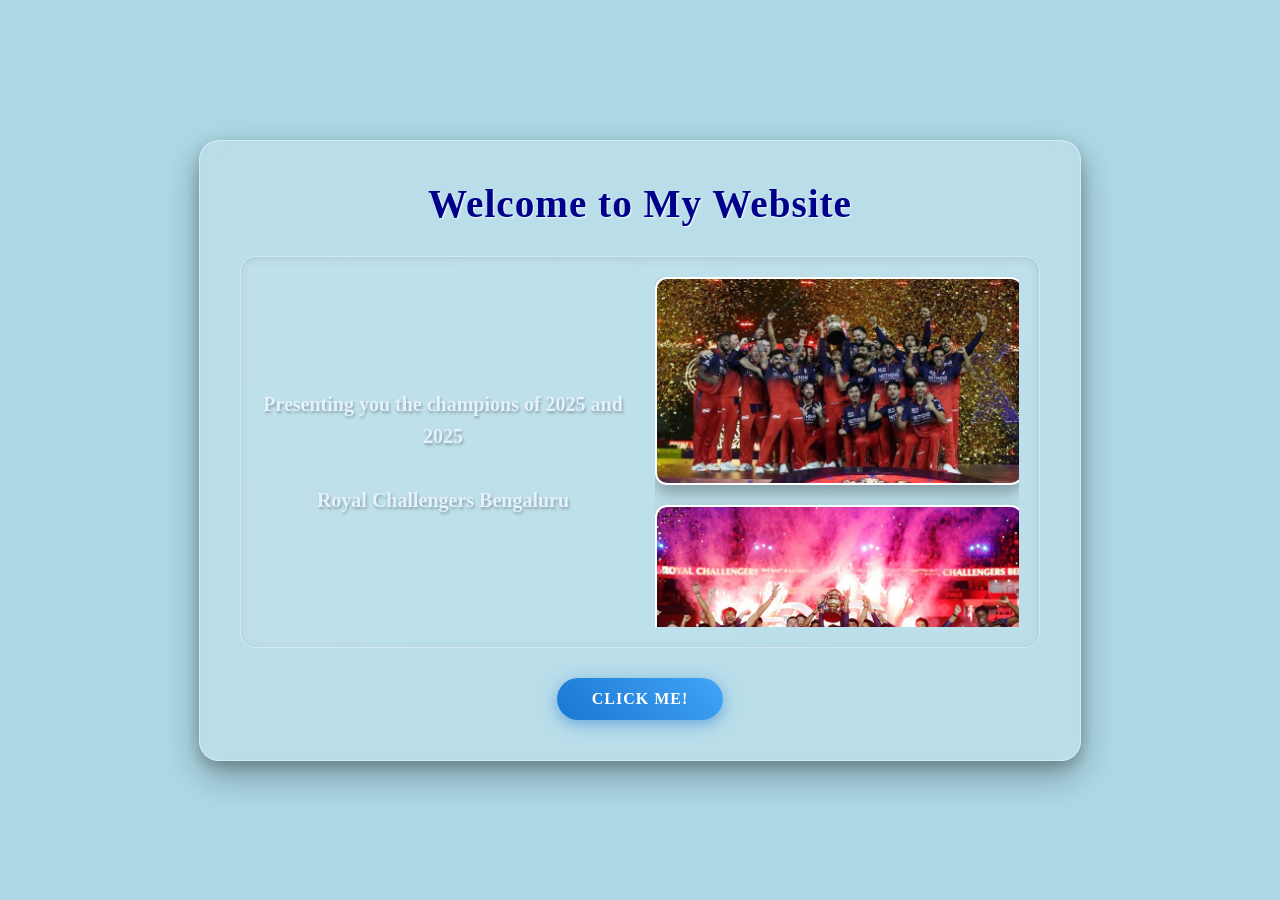
<file: Transitions/index.html>
<!DOCTYPE html>
<html lang="en">

<head>
    <meta charset="UTF-8">
    <meta name="viewport" content="width=device-width, initial-scale=1.0">
    <title>Welcome to My Website</title>
    <style>
        body {
            /* Background color: Light blue */
            background-color: lightblue;

            font-family: Cambria, serif;
            font-size: 14px;

            display: flex;
            justify-content: center;
            align-items: center;
            min-height: 100vh;
            margin: 0;
            text-align: center;
            color: darkblue;
        }

        .container {
            display: grid;
            grid-template-columns: 1fr;
            gap: 30px;

            /* Glassmorphism effect */
            background: rgba(255, 255, 255, 0.15);
            backdrop-filter: blur(15px);
            -webkit-backdrop-filter: blur(15px);
            border: 1px solid rgba(255, 255, 255, 0.4);

            padding: 40px;
            border-radius: 20px;
            box-shadow: 0 15px 35px rgba(0, 0, 0, 0.3), 0 5px 15px rgba(0, 0, 0, 0.2);
            max-width: 800px;
            width: 90%;
            transition: transform 0.4s cubic-bezier(0.175, 0.885, 0.32, 1.275);
        }

        .container:hover {
            transform: translateY(-5px);
        }

        h1 {
            margin: 0;
            font-size: 2.8em;
            color: darkblue;
            text-shadow: 1px 1px 2px rgba(255, 255, 255, 0.8);
            letter-spacing: 1px;
        }

        .btn {
            background: linear-gradient(45deg, #1976d2, #42a5f5);
            color: white;
            padding: 12px 35px;
            border: none;
            border-radius: 30px;
            font-family: Cambria, serif;
            font-size: 16px;
            font-weight: bold;
            cursor: pointer;
            transition: all 0.3s ease;
            justify-self: center;
            box-shadow: 0 4px 15px rgba(25, 118, 210, 0.5);
            text-transform: uppercase;
            letter-spacing: 1px;
        }

        .btn:hover {
            background: linear-gradient(45deg, #2196f3, #64b5f6);
            transform: scale(1.05);
            box-shadow: 0 8px 25px rgba(33, 150, 243, 0.7);
        }

        /* Vertical scrolling layout */
        .vertical-scroll-container {
            display: grid;
            grid-template-columns: 1fr 1fr;
            gap: 30px;
            height: 350px;
            overflow: hidden;

            /* Inner glass effect */
            background: linear-gradient(135deg, rgba(255, 255, 255, 0.1), rgba(255, 255, 255, 0.05));
            padding: 20px;
            border-radius: 15px;
            border: 1px solid rgba(255, 255, 255, 0.3);
            box-shadow: inset 0 2px 10px rgba(0, 0, 0, 0.1);
        }

        .scroll-up-section,
        .scroll-down-section {
            position: relative;
            overflow: hidden;
            height: 100%;
        }

        .content-up {
            position: absolute;
            width: 100%;
            animation: scrollUp 15s linear infinite;
            color: #e3f2fd;
            font-size: 20px;
            font-weight: bold;
            display: flex;
            align-items: center;
            justify-content: center;
            height: 100%;
            text-shadow: 1px 2px 3px rgba(0, 0, 0, 0.3);
            line-height: 1.6;
        }

        .content-down {
            position: absolute;
            width: 100%;
            animation: scrollDown 15s linear infinite;
            display: flex;
            flex-direction: column;
            gap: 20px;
        }

        .content-down img {
            width: 100%;
            border-radius: 12px;
            box-shadow: 0 8px 16px rgba(0, 0, 0, 0.3);
            object-fit: cover;
            border: 2px solid rgba(255, 255, 255, 0.4);
            background-color: #fff;
        }

        /* Text scrolls UP (starts at bottom, ends at top) */
        @keyframes scrollUp {
            0% {
                transform: translateY(350px);
            }

            100% {
                transform: translateY(-100%);
            }
        }

        /* Pictures scroll DOWN (starts at top, ends at bottom) */
        @keyframes scrollDown {
            0% {
                transform: translateY(-100%);
            }

            100% {
                transform: translateY(350px);
            }
        }
    </style>
</head>

<body>

    <div class="container">
        <h1>Welcome to My Website</h1>

        <div class="vertical-scroll-container">
            <!-- Left side: Text scrolling UP -->
            <div class="scroll-up-section">
                <div class="content-up">
                    Presenting you the champions of 2025 and 2025<br><br>
                    Royal Challengers Bengaluru

                </div>
            </div>

            <!-- Right side: Pictures scrolling DOWN -->
            <div class="scroll-down-section">
                <div class="content-down">
                    <img src="rcb1.jpg" alt="RCB Team Celebrating">
                    <img src="rcb2.jpg" alt="RCB Trophy Lifting">
                </div>
            </div>
        </div>

        <button class="btn">Click Me!</button>
    </div>

</body>

</html>
</file>
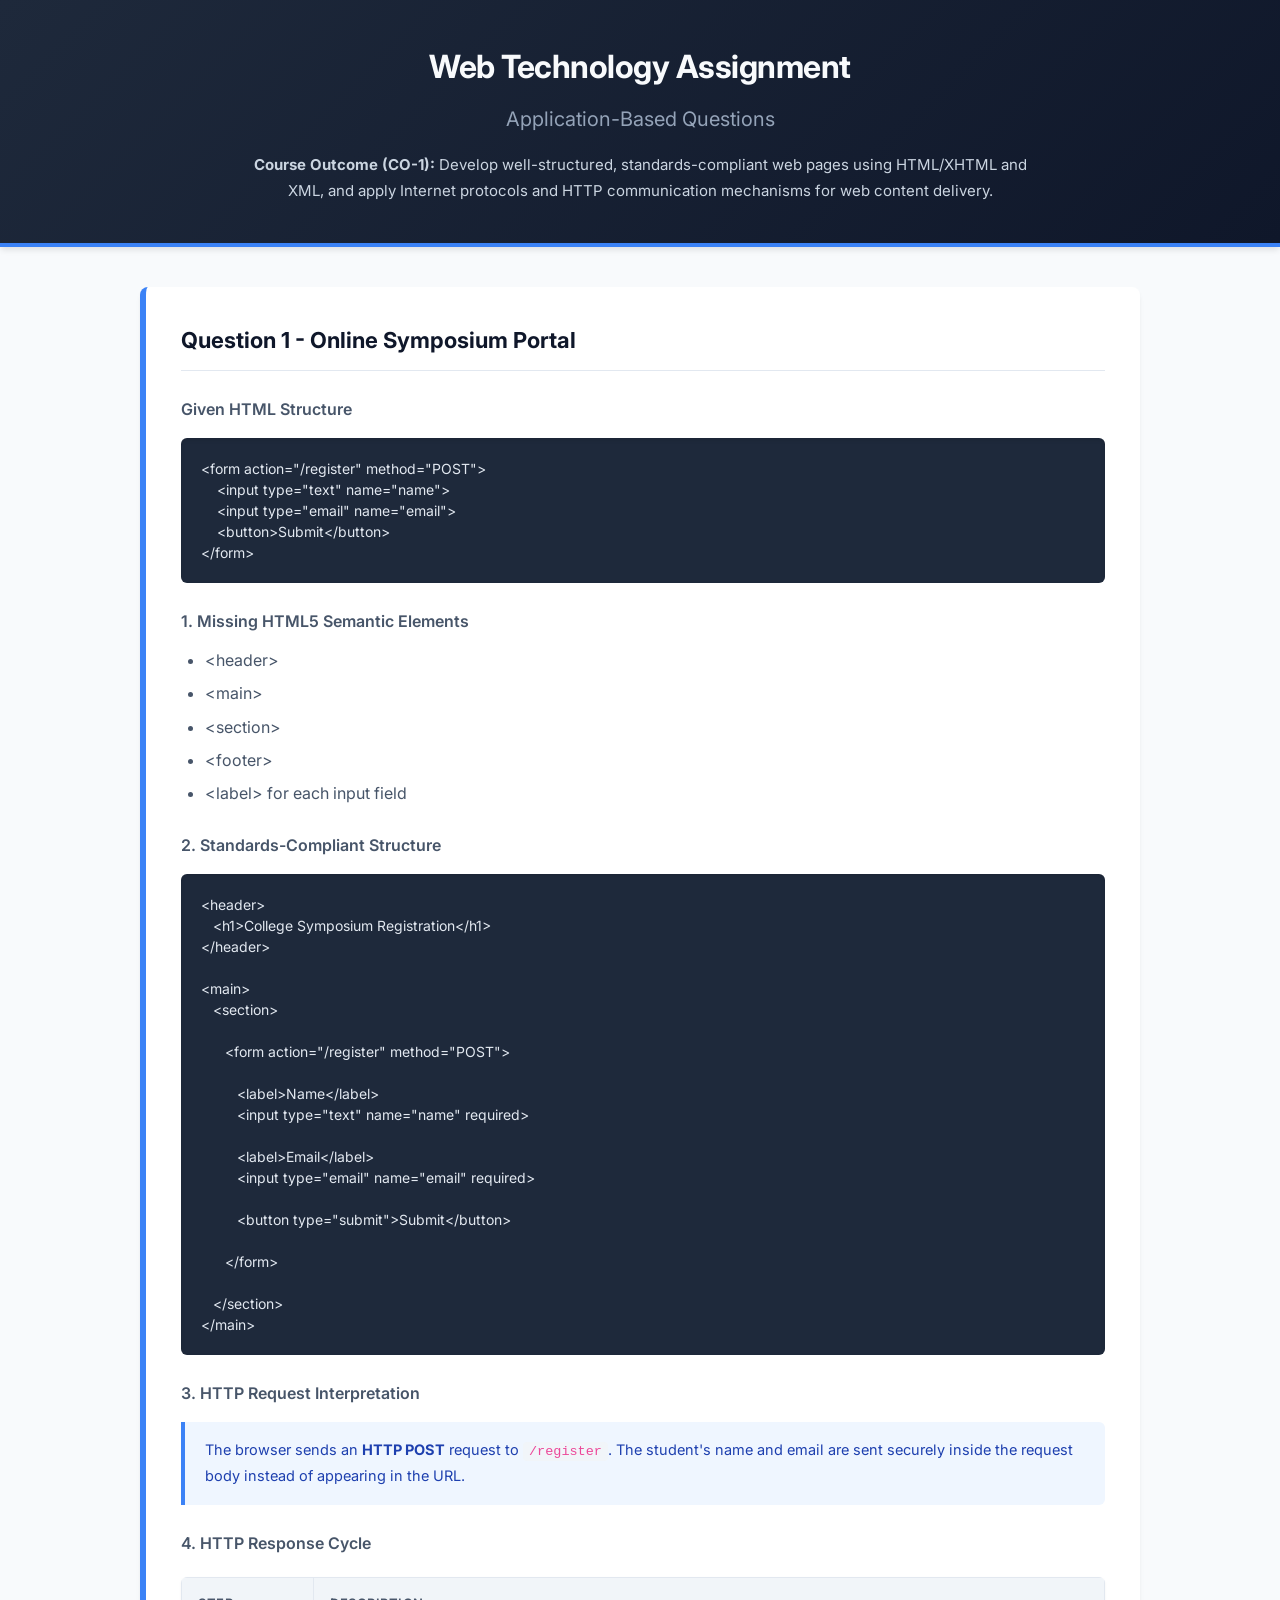
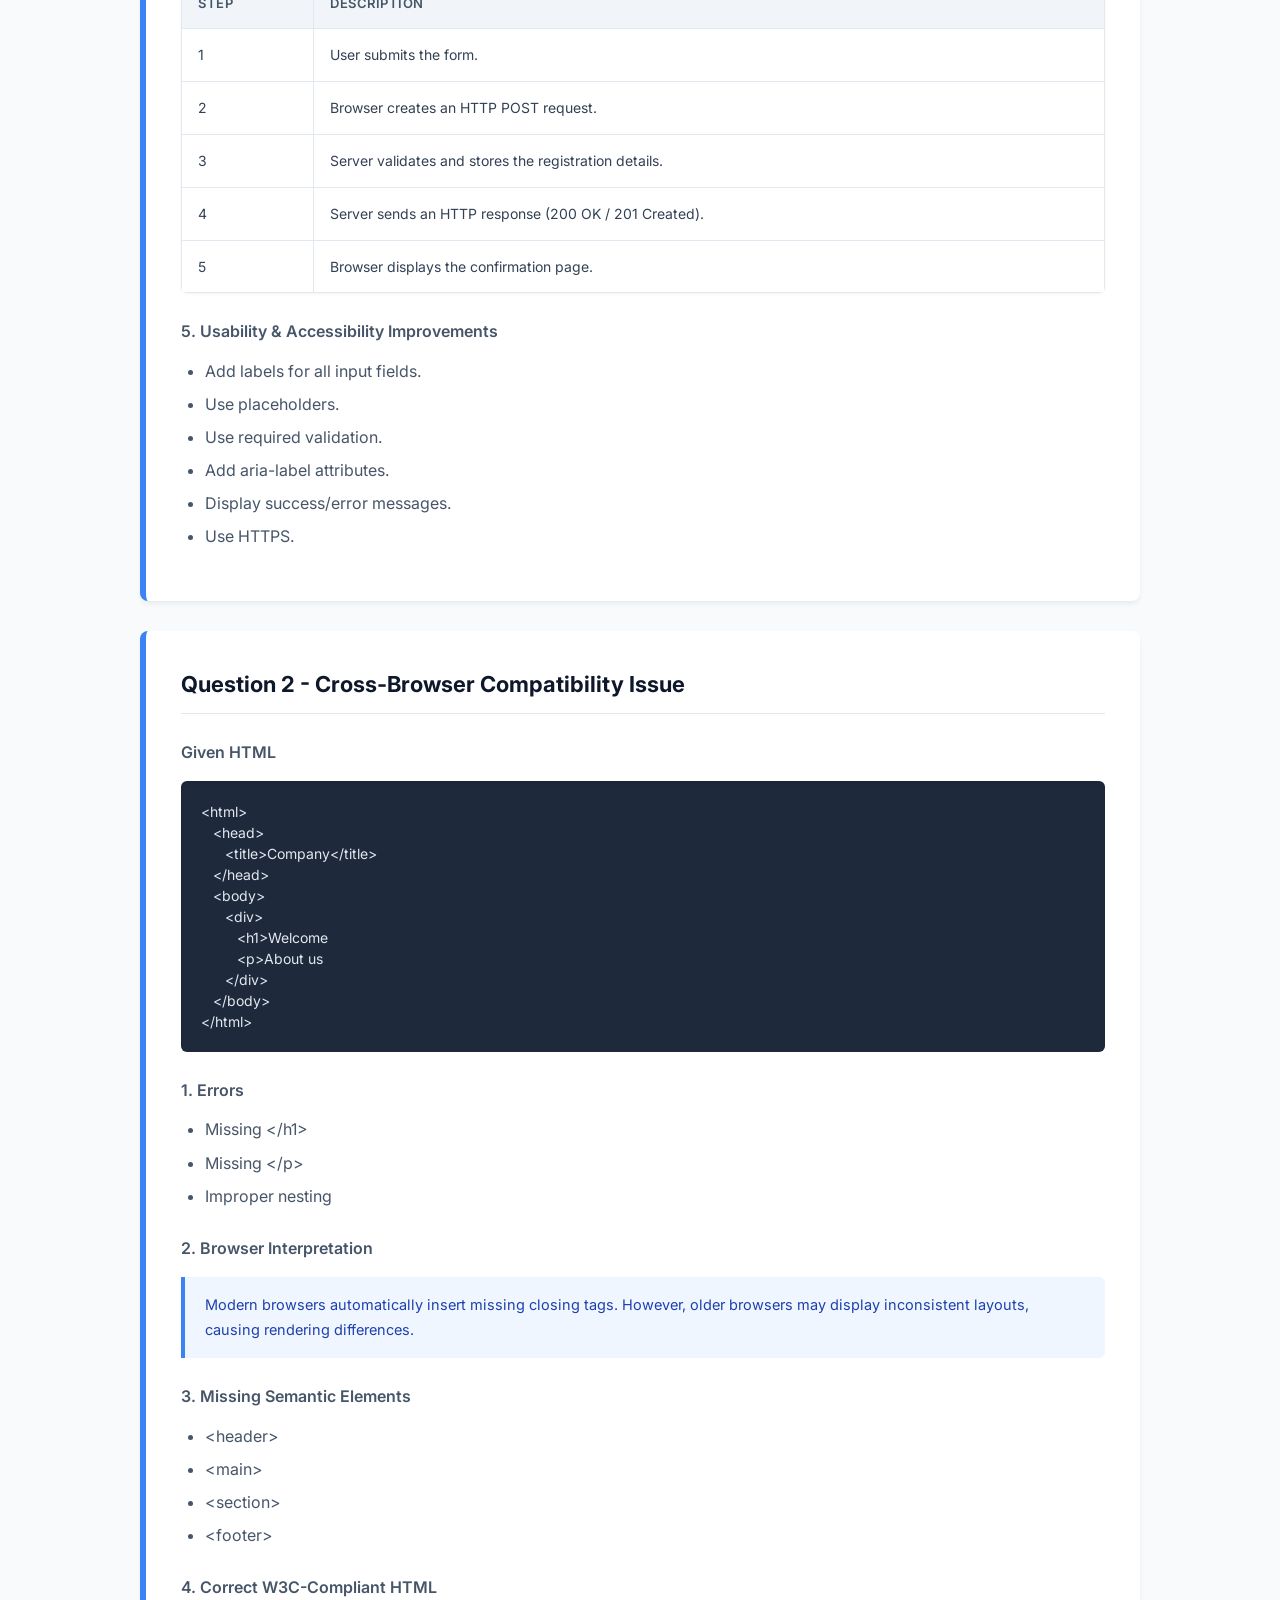
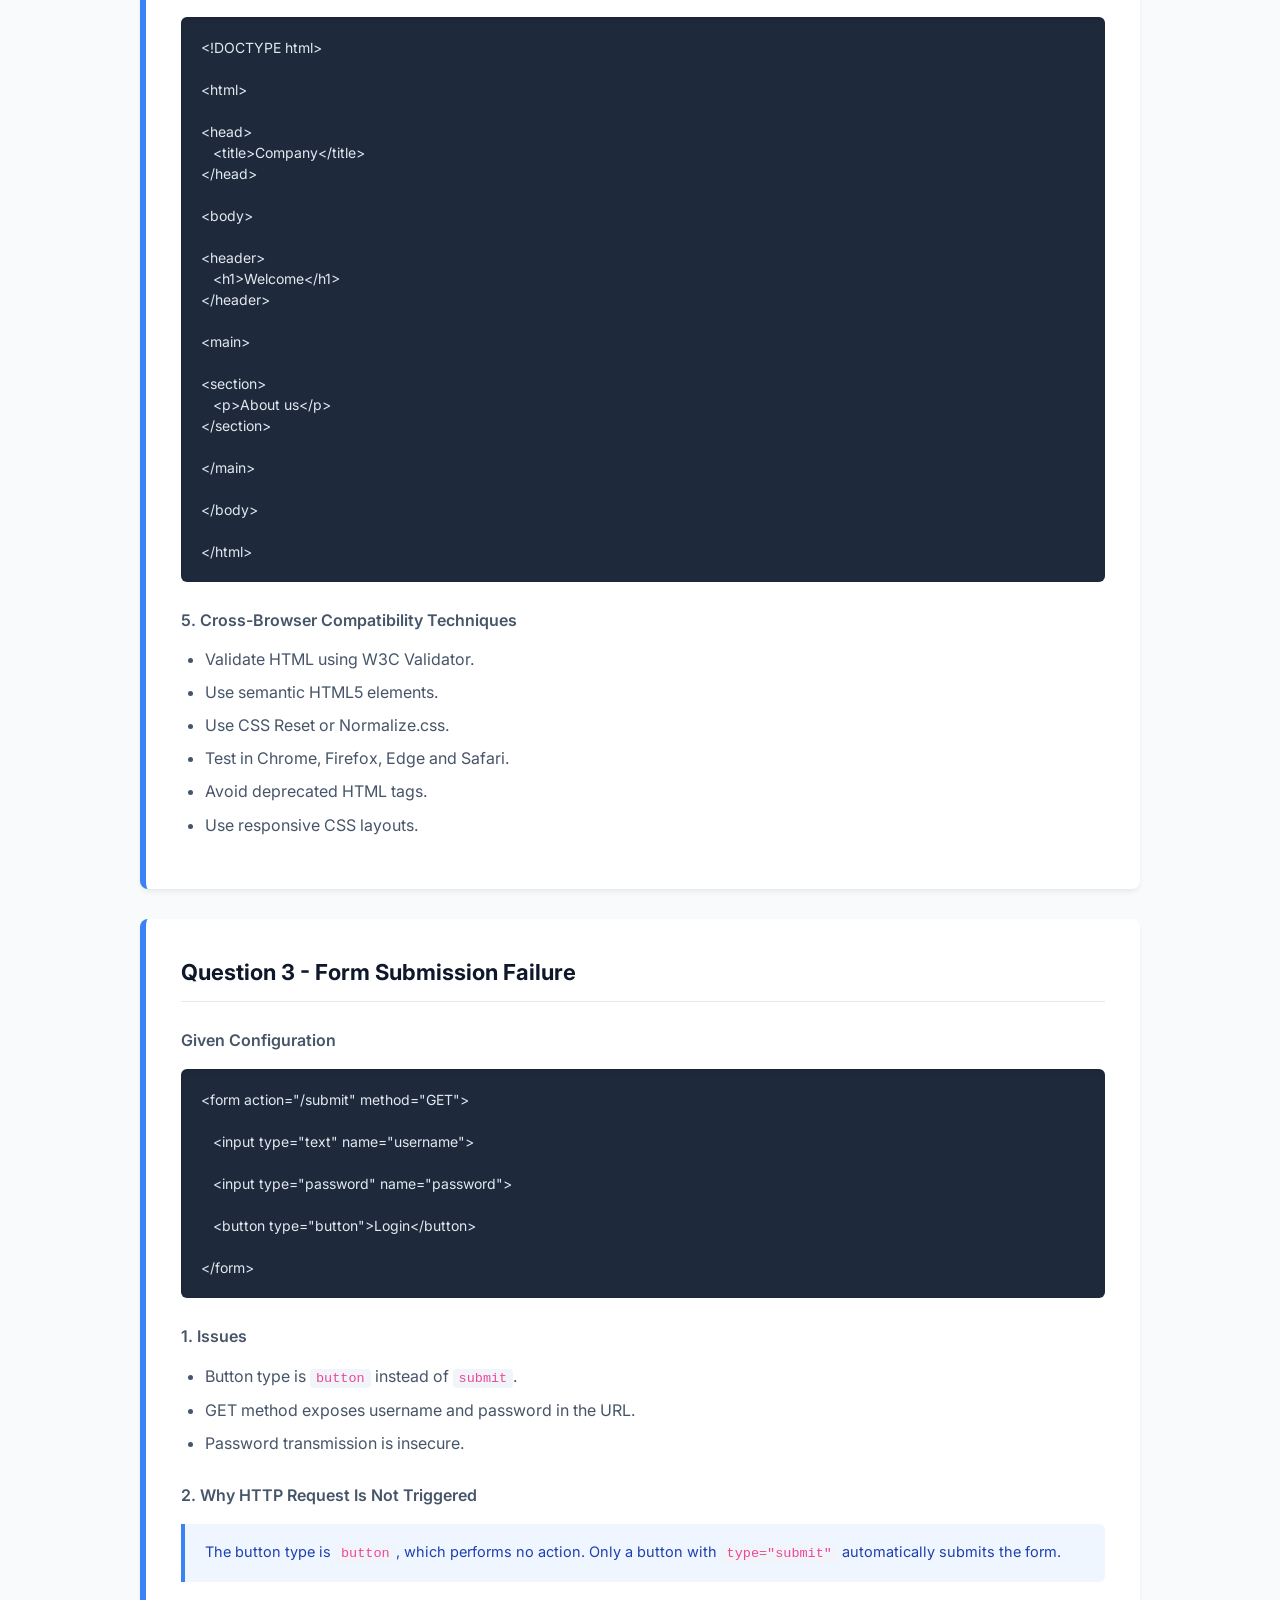
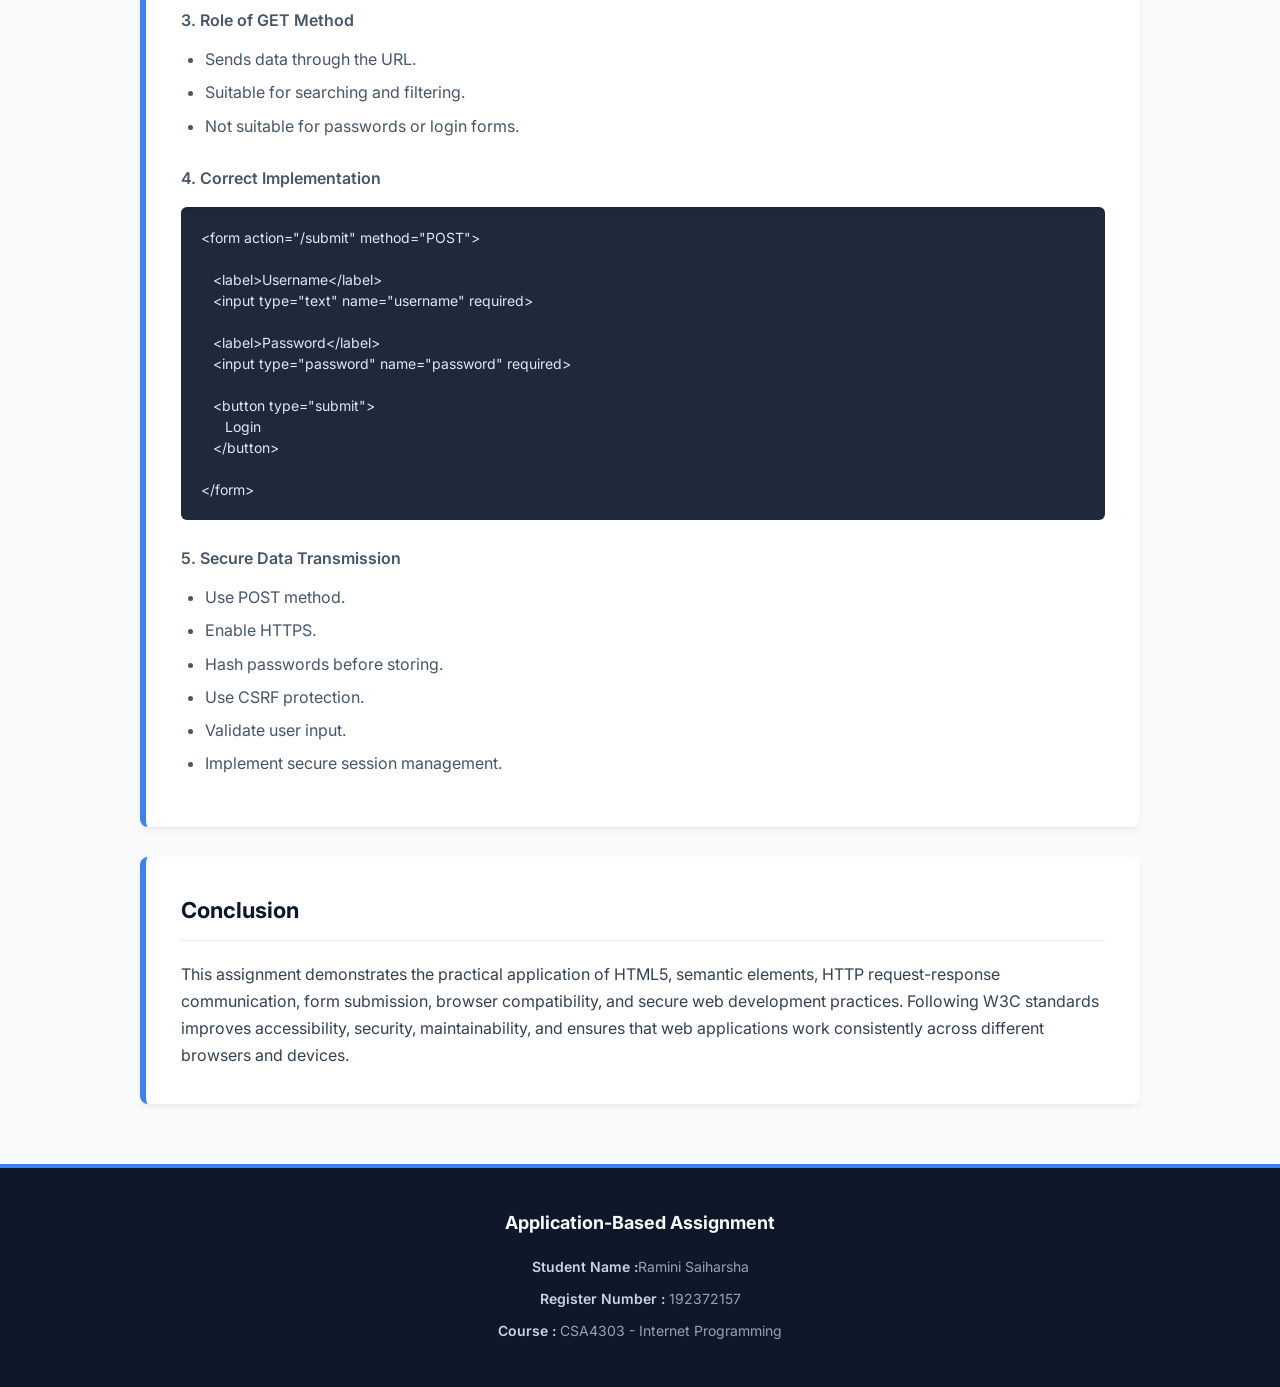
<file: CO1/co1_at1.html>
<!DOCTYPE html>
<html lang="en">

<head>
    <meta charset="UTF-8">
    <meta name="viewport" content="width=device-width, initial-scale=1.0">

    <title>CSA4303 - CO1_AT1 Assignment</title>

    <style>
        @import url('https://fonts.googleapis.com/css2?family=Inter:wght@300;400;600;700&display=swap');

        * {
            margin: 0;
            padding: 0;
            box-sizing: border-box;
            font-family: 'Inter', system-ui, -apple-system, sans-serif;
        }

        body {
            background: #f8fafc;
            color: #334155;
            line-height: 1.7;
        }

        /* ---------- HEADER ---------- */
        header {
            background: linear-gradient(135deg, #1e293b 0%, #0f172a 100%);
            color: #f8fafc;
            padding: 40px 20px;
            text-align: center;
            box-shadow: 0 4px 6px -1px rgba(0, 0, 0, 0.1);
            border-bottom: 4px solid #3b82f6;
        }

        header h1 {
            font-size: 32px;
            font-weight: 700;
            margin-bottom: 8px;
            letter-spacing: -0.5px;
        }

        header h2 {
            font-size: 20px;
            font-weight: 400;
            color: #94a3b8;
            margin-bottom: 16px;
        }

        header p {
            max-width: 800px;
            margin: 0 auto;
            font-size: 15px;
            color: #cbd5e1;
        }

        /* ---------- CONTAINER ---------- */
        .container {
            width: 90%;
            max-width: 1000px;
            margin: 40px auto;
        }

        /* ---------- CARDS ---------- */
        .card {
            background: #ffffff;
            border-left: 6px solid #3b82f6;
            border-radius: 8px;
            margin-bottom: 30px;
            padding: 35px;
            box-shadow: 0 4px 6px -1px rgba(0, 0, 0, 0.05), 0 2px 4px -1px rgba(0, 0, 0, 0.03);
            transition: transform 0.2s ease, box-shadow 0.2s ease;
        }

        .card:hover {
            transform: translateY(-3px);
            box-shadow: 0 10px 15px -3px rgba(0, 0, 0, 0.1), 0 4px 6px -2px rgba(0, 0, 0, 0.05);
        }

        .card h2 {
            color: #0f172a;
            font-size: 22px;
            font-weight: 700;
            margin-bottom: 20px;
            padding-bottom: 10px;
            border-bottom: 1px solid #e2e8f0;
        }

        .card h3 {
            margin-top: 25px;
            margin-bottom: 12px;
            font-size: 16px;
            font-weight: 600;
            color: #475569;
        }

        /* ---------- TABLE ---------- */
        table {
            width: 100%;
            border-collapse: collapse;
            margin-top: 20px;
            margin-bottom: 20px;
            background: #ffffff;
            border-radius: 6px;
            overflow: hidden;
            box-shadow: 0 1px 3px rgba(0,0,0,0.05);
        }

        th {
            background: #f1f5f9;
            color: #475569;
            font-weight: 600;
            text-align: left;
            text-transform: uppercase;
            font-size: 13px;
            letter-spacing: 0.5px;
        }

        th, td {
            border: 1px solid #e2e8f0;
            padding: 14px 16px;
        }

        td {
            color: #334155;
            font-size: 14px;
        }

        /* ---------- CODE ---------- */
        pre {
            background: #1e293b;
            color: #e2e8f0;
            padding: 20px;
            margin-top: 15px;
            margin-bottom: 15px;
            border-radius: 6px;
            overflow-x: auto;
            font-size: 14px;
            line-height: 1.5;
            box-shadow: inset 0 2px 4px rgba(0,0,0,0.1);
        }

        code {
            font-family: 'Consolas', 'Monaco', monospace;
            color: #ec4899;
            background: #f1f5f9;
            padding: 2px 6px;
            border-radius: 4px;
            font-size: 13.5px;
        }
        
        pre code {
            color: inherit;
            background: none;
            padding: 0;
        }

        /* ---------- HIGHLIGHT ---------- */
        .note {
            background: #eff6ff;
            border-left: 4px solid #3b82f6;
            color: #1e40af;
            padding: 16px 20px;
            margin-top: 15px;
            margin-bottom: 15px;
            border-radius: 0 6px 6px 0;
            font-size: 14.5px;
        }

        .correct {
            color: #16a34a;
            font-weight: 600;
        }

        ul {
            margin-left: 24px;
            margin-top: 10px;
            margin-bottom: 15px;
        }
        
        li {
            margin-bottom: 6px;
            color: #475569;
        }

        /* ---------- FOOTER ---------- */
        footer {
            background: #0f172a;
            color: #94a3b8;
            text-align: center;
            padding: 40px 20px;
            margin-top: 60px;
            border-top: 4px solid #3b82f6;
        }
        
        footer h2 {
            color: #f8fafc;
            font-size: 18px;
            margin-bottom: 16px;
        }
        
        footer p {
            font-size: 14px;
            margin-bottom: 8px;
        }
        
        footer b {
            color: #cbd5e1;
            font-weight: 600;
        }
    </style>

</head>

<body>

    <header>

        <h1>Web Technology Assignment</h1>

        <h2>Application-Based Questions</h2>

        <p>

            <b>Course Outcome (CO-1):</b>

            Develop well-structured, standards-compliant web pages using HTML/XHTML and XML,
            and apply Internet protocols and HTTP communication mechanisms for web content delivery.

        </p>

    </header>

    <div class="container">

        <!-- QUESTION 1 -->

        <div class="card">

            <h2>Question 1 - Online Symposium Portal</h2>

            <h3>Given HTML Structure</h3>

            <pre>
&lt;form action="/register" method="POST"&gt;
    &lt;input type="text" name="name"&gt;
    &lt;input type="email" name="email"&gt;
    &lt;button&gt;Submit&lt;/button&gt;
&lt;/form&gt;
</pre>

            <h3>1. Missing HTML5 Semantic Elements</h3>

            <ul>

                <li>&lt;header&gt;</li>

                <li>&lt;main&gt;</li>

                <li>&lt;section&gt;</li>

                <li>&lt;footer&gt;</li>

                <li>&lt;label&gt; for each input field</li>

            </ul>

            <h3>2. Standards-Compliant Structure</h3>

            <pre>
&lt;header&gt;
   &lt;h1&gt;College Symposium Registration&lt;/h1&gt;
&lt;/header&gt;

&lt;main&gt;
   &lt;section&gt;

      &lt;form action="/register" method="POST"&gt;

         &lt;label&gt;Name&lt;/label&gt;
         &lt;input type="text" name="name" required&gt;

         &lt;label&gt;Email&lt;/label&gt;
         &lt;input type="email" name="email" required&gt;

         &lt;button type="submit"&gt;Submit&lt;/button&gt;

      &lt;/form&gt;

   &lt;/section&gt;
&lt;/main&gt;
</pre>

            <h3>3. HTTP Request Interpretation</h3>

            <div class="note">

                The browser sends an <b>HTTP POST</b> request to <code>/register</code>.
                The student's name and email are sent securely inside the request body instead
                of appearing in the URL.

            </div>

            <h3>4. HTTP Response Cycle</h3>

            <table>

                <tr>

                    <th>Step</th>

                    <th>Description</th>

                </tr>

                <tr>

                    <td>1</td>

                    <td>User submits the form.</td>

                </tr>

                <tr>

                    <td>2</td>

                    <td>Browser creates an HTTP POST request.</td>

                </tr>

                <tr>

                    <td>3</td>

                    <td>Server validates and stores the registration details.</td>

                </tr>

                <tr>

                    <td>4</td>

                    <td>Server sends an HTTP response (200 OK / 201 Created).</td>

                </tr>

                <tr>

                    <td>5</td>

                    <td>Browser displays the confirmation page.</td>

                </tr>

            </table>

            <h3>5. Usability & Accessibility Improvements</h3>

            <ul>

                <li>Add labels for all input fields.</li>

                <li>Use placeholders.</li>

                <li>Use required validation.</li>

                <li>Add aria-label attributes.</li>

                <li>Display success/error messages.</li>

                <li>Use HTTPS.</li>

            </ul>

        </div>

        <!-- QUESTION 2 -->

        <div class="card">

            <h2>Question 2 - Cross-Browser Compatibility Issue</h2>

            <h3>Given HTML</h3>

            <pre>
&lt;html&gt;
   &lt;head&gt;
      &lt;title&gt;Company&lt;/title&gt;
   &lt;/head&gt;
   &lt;body&gt;
      &lt;div&gt;
         &lt;h1&gt;Welcome
         &lt;p&gt;About us
      &lt;/div&gt;
   &lt;/body&gt;
&lt;/html&gt;
</pre>

            <h3>1. Errors</h3>

            <ul>

                <li>Missing &lt;/h1&gt;</li>

                <li>Missing &lt;/p&gt;</li>

                <li>Improper nesting</li>

            </ul>

            <h3>2. Browser Interpretation</h3>

            <div class="note">

                Modern browsers automatically insert missing closing tags.
                However, older browsers may display inconsistent layouts,
                causing rendering differences.

            </div>

            <h3>3. Missing Semantic Elements</h3>

            <ul>

                <li>&lt;header&gt;</li>

                <li>&lt;main&gt;</li>

                <li>&lt;section&gt;</li>

                <li>&lt;footer&gt;</li>

            </ul>

            <h3>4. Correct W3C-Compliant HTML</h3>

            <pre>
&lt;!DOCTYPE html&gt;

&lt;html&gt;

&lt;head&gt;
   &lt;title&gt;Company&lt;/title&gt;
&lt;/head&gt;

&lt;body&gt;

&lt;header&gt;
   &lt;h1&gt;Welcome&lt;/h1&gt;
&lt;/header&gt;

&lt;main&gt;

&lt;section&gt;
   &lt;p&gt;About us&lt;/p&gt;
&lt;/section&gt;

&lt;/main&gt;

&lt;/body&gt;

&lt;/html&gt;
</pre>

            <h3>5. Cross-Browser Compatibility Techniques</h3>

            <ul>

                <li>Validate HTML using W3C Validator.</li>

                <li>Use semantic HTML5 elements.</li>

                <li>Use CSS Reset or Normalize.css.</li>

                <li>Test in Chrome, Firefox, Edge and Safari.</li>

                <li>Avoid deprecated HTML tags.</li>

                <li>Use responsive CSS layouts.</li>

            </ul>

        </div>

        <!-- QUESTION 3 -->

        <div class="card">

            <h2>Question 3 - Form Submission Failure</h2>

            <h3>Given Configuration</h3>

            <pre>
&lt;form action="/submit" method="GET"&gt;

   &lt;input type="text" name="username"&gt;

   &lt;input type="password" name="password"&gt;

   &lt;button type="button"&gt;Login&lt;/button&gt;

&lt;/form&gt;
</pre>

            <h3>1. Issues</h3>

            <ul>

                <li>Button type is <code>button</code> instead of <code>submit</code>.</li>

                <li>GET method exposes username and password in the URL.</li>

                <li>Password transmission is insecure.</li>

            </ul>

            <h3>2. Why HTTP Request Is Not Triggered</h3>

            <div class="note">

                The button type is <code>button</code>, which performs no action.
                Only a button with <code>type="submit"</code> automatically submits the form.

            </div>

            <h3>3. Role of GET Method</h3>

            <ul>

                <li>Sends data through the URL.</li>

                <li>Suitable for searching and filtering.</li>

                <li>Not suitable for passwords or login forms.</li>

            </ul>

            <h3>4. Correct Implementation</h3>

            <pre>
&lt;form action="/submit" method="POST"&gt;

   &lt;label&gt;Username&lt;/label&gt;
   &lt;input type="text" name="username" required&gt;

   &lt;label&gt;Password&lt;/label&gt;
   &lt;input type="password" name="password" required&gt;

   &lt;button type="submit"&gt;
      Login
   &lt;/button&gt;

&lt;/form&gt;
</pre>

            <h3>5. Secure Data Transmission</h3>

            <ul>

                <li>Use POST method.</li>

                <li>Enable HTTPS.</li>

                <li>Hash passwords before storing.</li>

                <li>Use CSRF protection.</li>

                <li>Validate user input.</li>

                <li>Implement secure session management.</li>

            </ul>

        </div>

        <!-- CONCLUSION -->

        <div class="card">

            <h2>Conclusion</h2>

            <p>

                This assignment demonstrates the practical application of HTML5,
                semantic elements, HTTP request-response communication,
                form submission, browser compatibility,
                and secure web development practices.

                Following W3C standards improves accessibility,
                security, maintainability, and ensures that web applications
                work consistently across different browsers and devices.

            </p>

        </div>

    </div>

    <footer>

        <h2>Application-Based Assignment</h2>

        <p><b>Student Name :</b>Ramini Saiharsha</p>

        <p><b>Register Number :</b> 192372157</p>

        <p><b>Course :</b> CSA4303 - Internet Programming</p>

    </footer>

</body>

</html>
</file>
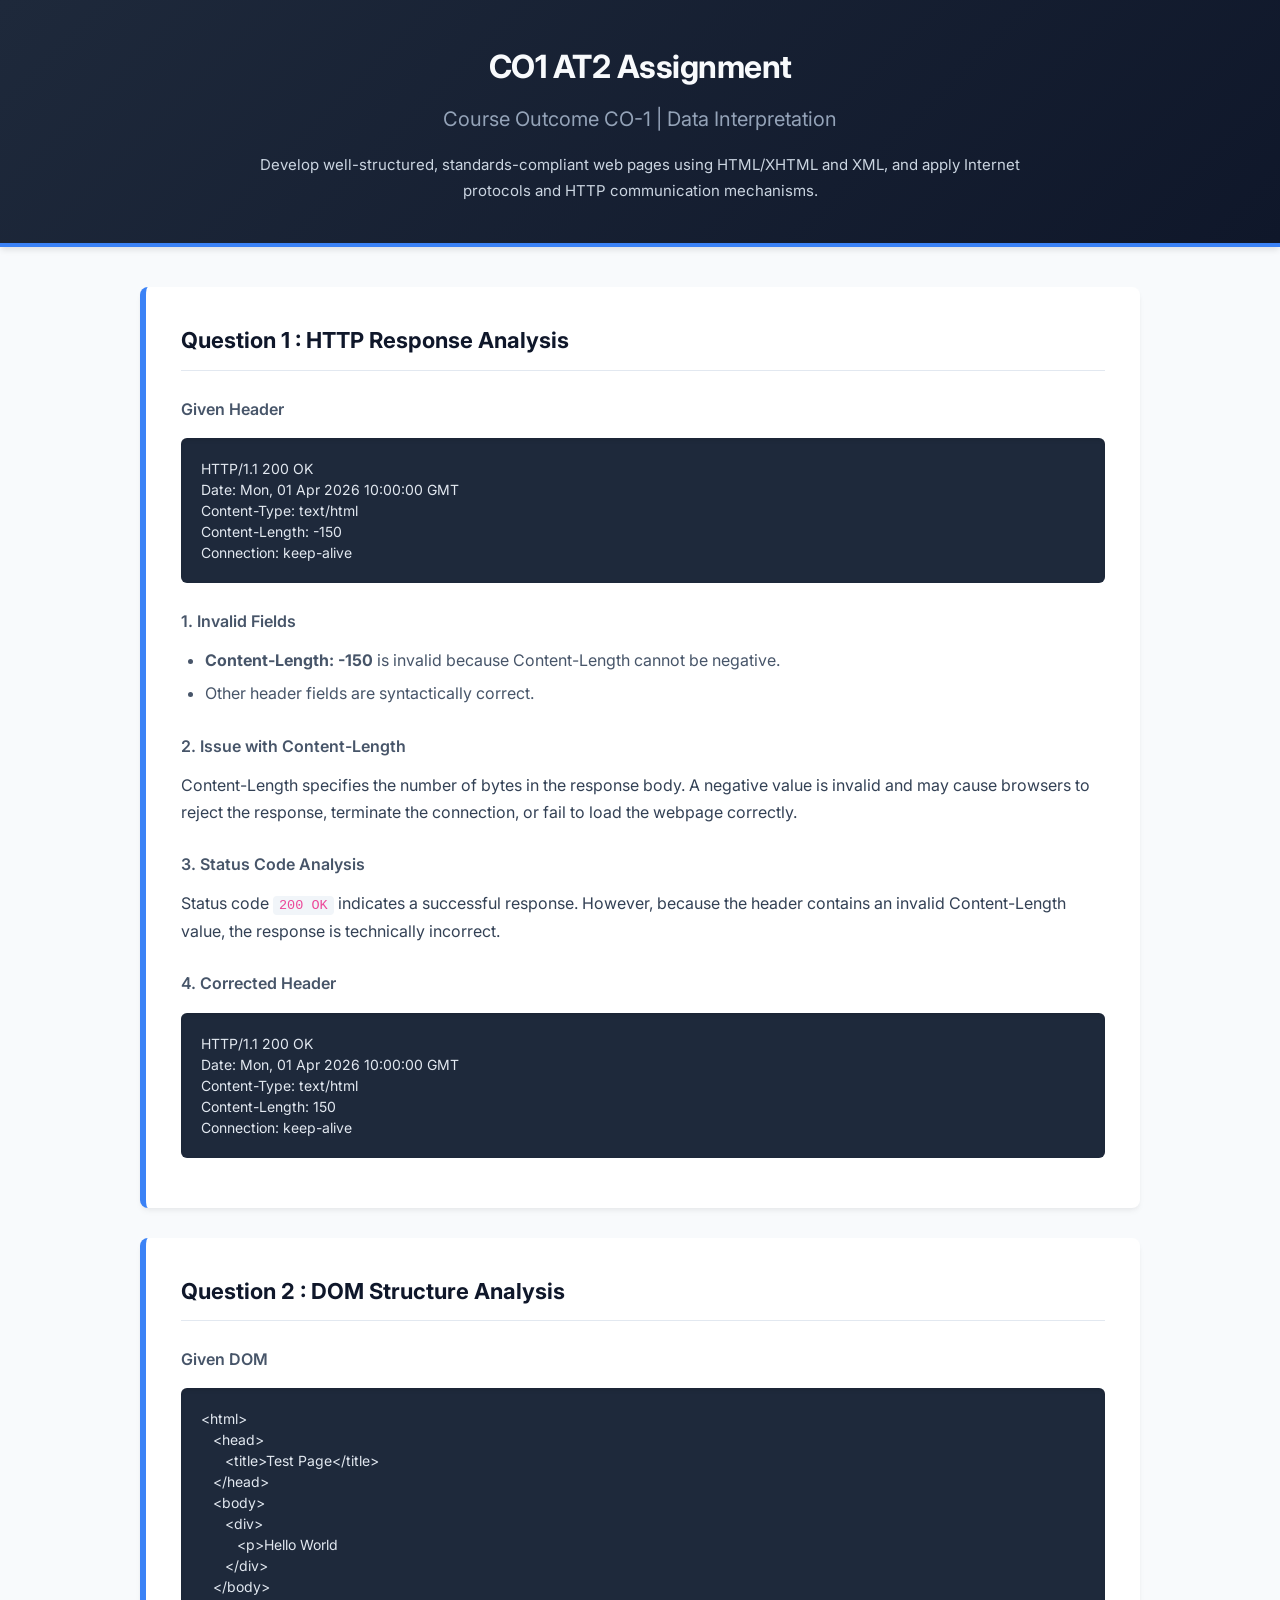
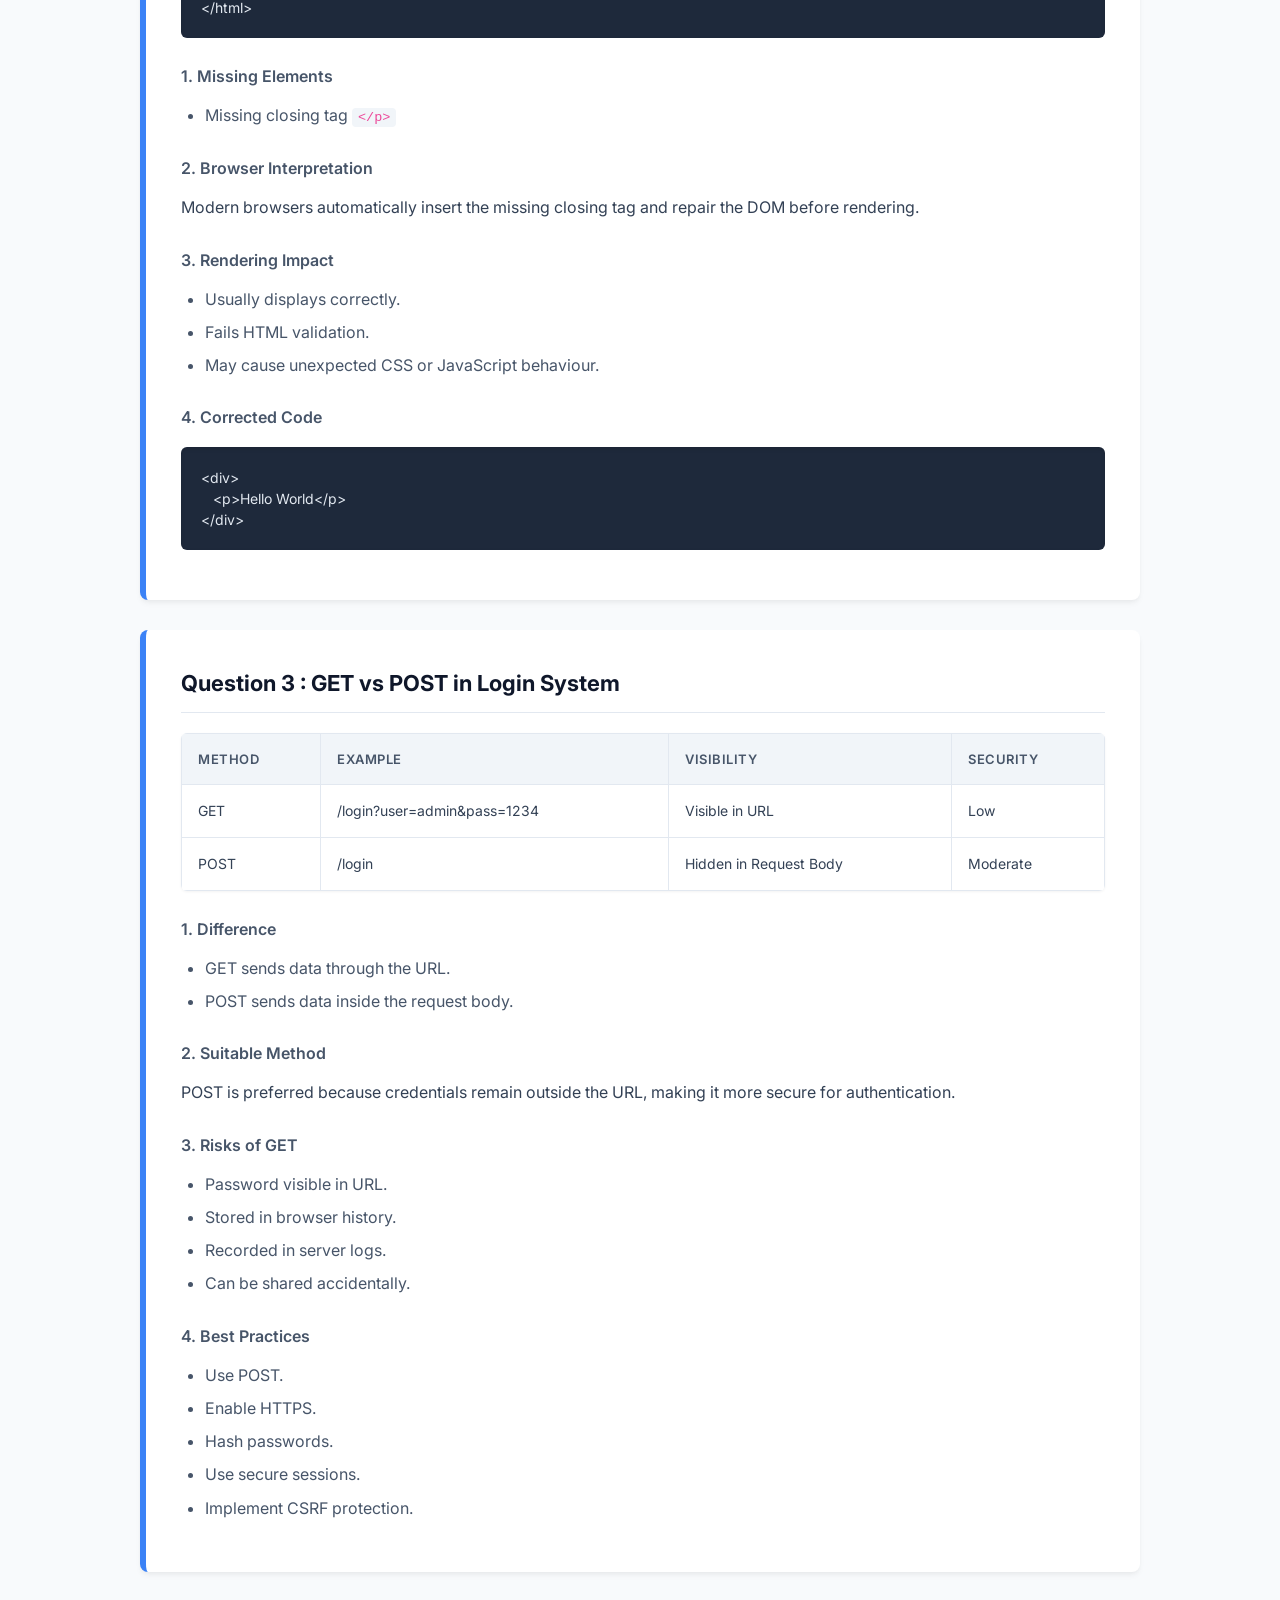
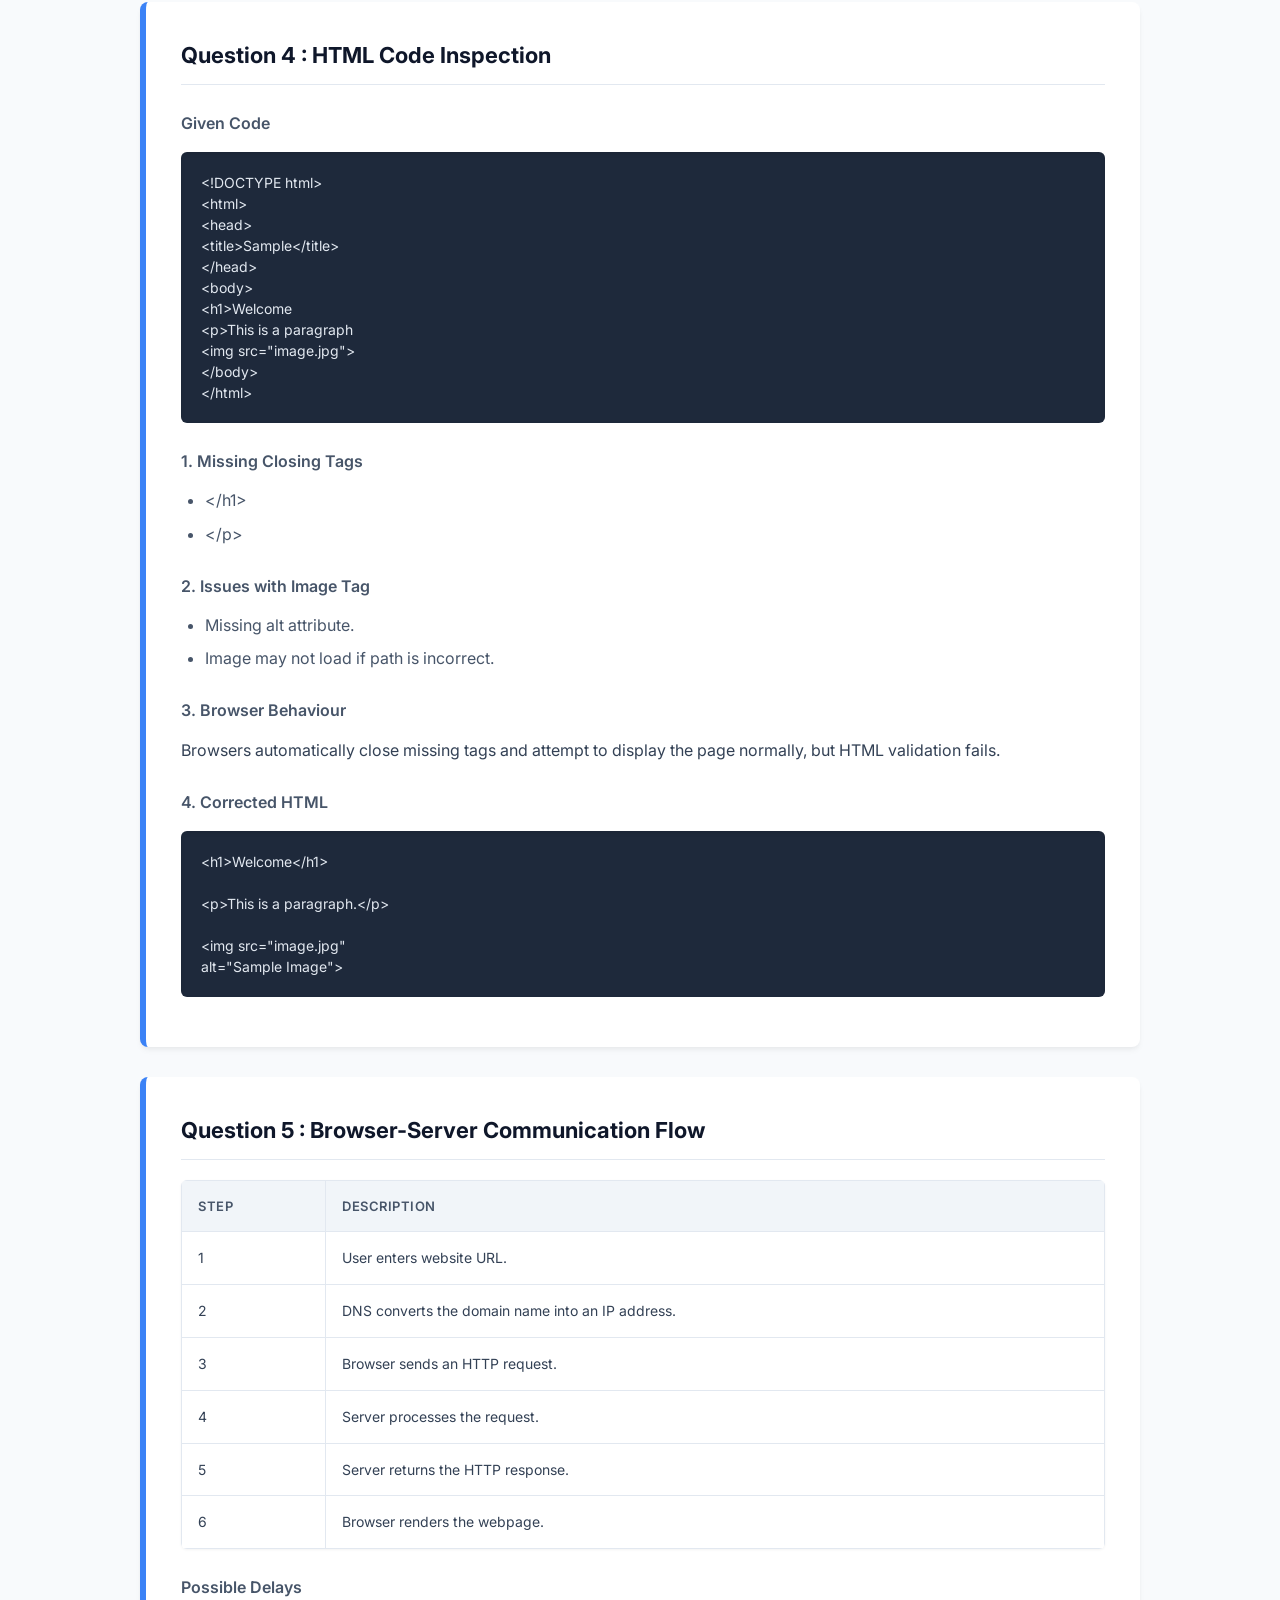
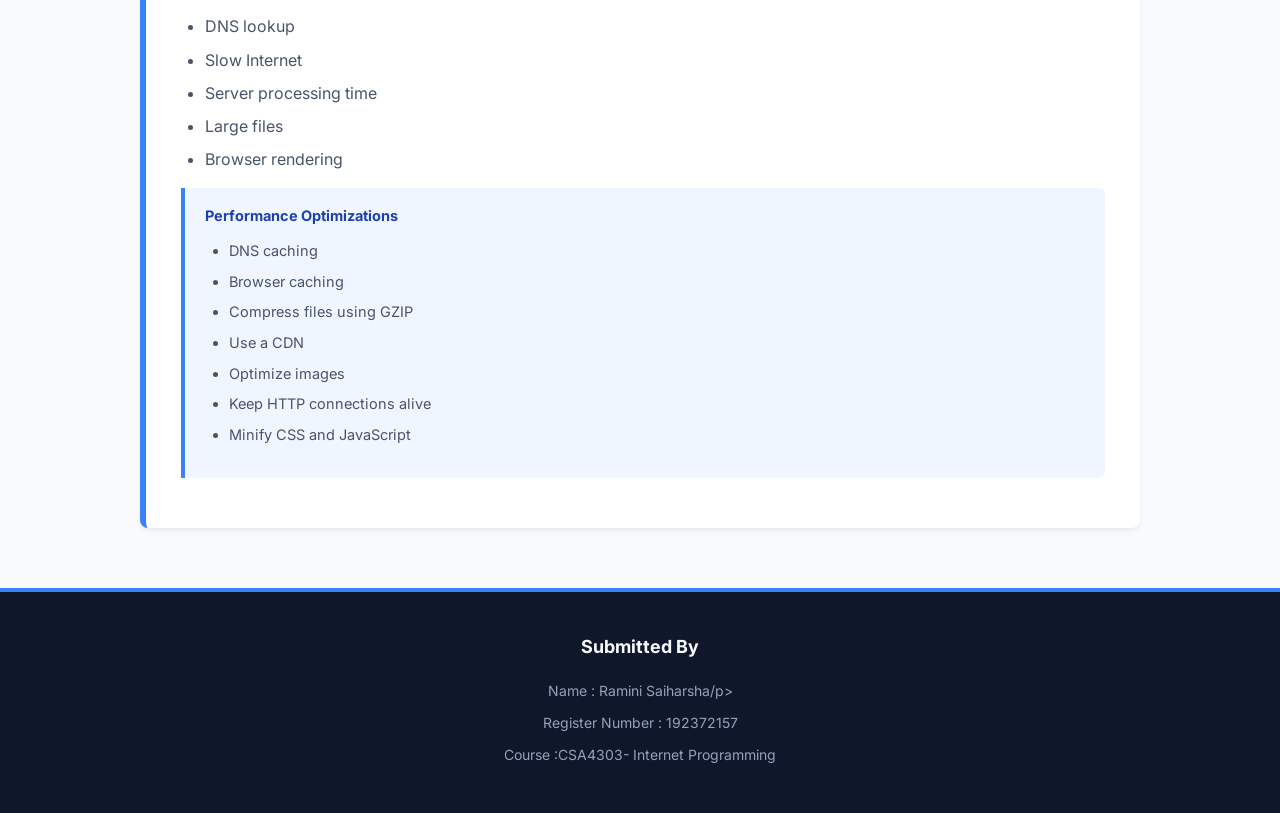
<file: CO1/co1_at2.html>
<!DOCTYPE html>
<html lang="en">

<head>
    <meta charset="UTF-8">
    <meta name="viewport" content="width=device-width, initial-scale=1.0">
    <title>Data Interpretation Assignment - CO1</title>

    <style>
        @import url('https://fonts.googleapis.com/css2?family=Inter:wght@300;400;600;700&display=swap');

        * {
            margin: 0;
            padding: 0;
            box-sizing: border-box;
            font-family: 'Inter', system-ui, -apple-system, sans-serif;
        }

        body {
            background: #f8fafc;
            color: #334155;
            line-height: 1.7;
        }

        /* ---------- HEADER ---------- */
        header {
            background: linear-gradient(135deg, #1e293b 0%, #0f172a 100%);
            color: #f8fafc;
            padding: 40px 20px;
            text-align: center;
            box-shadow: 0 4px 6px -1px rgba(0, 0, 0, 0.1);
            border-bottom: 4px solid #3b82f6;
        }

        header h1 {
            font-size: 32px;
            font-weight: 700;
            margin-bottom: 8px;
            letter-spacing: -0.5px;
        }

        header h2 {
            font-size: 20px;
            font-weight: 400;
            color: #94a3b8;
            margin-bottom: 16px;
        }

        header p {
            max-width: 800px;
            margin: 0 auto;
            font-size: 15px;
            color: #cbd5e1;
        }

        /* ---------- CONTAINER ---------- */
        .container {
            width: 90%;
            max-width: 1000px;
            margin: 40px auto;
        }

        /* ---------- CARDS ---------- */
        .card {
            background: #ffffff;
            border-left: 6px solid #3b82f6;
            border-radius: 8px;
            margin-bottom: 30px;
            padding: 35px;
            box-shadow: 0 4px 6px -1px rgba(0, 0, 0, 0.05), 0 2px 4px -1px rgba(0, 0, 0, 0.03);
            transition: transform 0.2s ease, box-shadow 0.2s ease;
        }

        .card:hover {
            transform: translateY(-3px);
            box-shadow: 0 10px 15px -3px rgba(0, 0, 0, 0.1), 0 4px 6px -2px rgba(0, 0, 0, 0.05);
        }

        .card h2 {
            color: #0f172a;
            font-size: 22px;
            font-weight: 700;
            margin-bottom: 20px;
            padding-bottom: 10px;
            border-bottom: 1px solid #e2e8f0;
        }

        .card h3 {
            margin-top: 25px;
            margin-bottom: 12px;
            font-size: 16px;
            font-weight: 600;
            color: #475569;
        }

        /* ---------- TABLE ---------- */
        table {
            width: 100%;
            border-collapse: collapse;
            margin-top: 20px;
            margin-bottom: 20px;
            background: #ffffff;
            border-radius: 6px;
            overflow: hidden;
            box-shadow: 0 1px 3px rgba(0,0,0,0.05);
        }

        table th {
            background: #f1f5f9;
            color: #475569;
            font-weight: 600;
            text-align: left;
            text-transform: uppercase;
            font-size: 13px;
            letter-spacing: 0.5px;
        }

        table th,
        table td {
            border: 1px solid #e2e8f0;
            padding: 14px 16px;
        }

        table td {
            color: #334155;
            font-size: 14px;
        }

        /* ---------- CODE ---------- */
        pre {
            background: #1e293b;
            color: #e2e8f0;
            padding: 20px;
            margin-top: 15px;
            margin-bottom: 15px;
            border-radius: 6px;
            overflow-x: auto;
            font-size: 14px;
            line-height: 1.5;
            box-shadow: inset 0 2px 4px rgba(0,0,0,0.1);
        }

        code {
            font-family: 'Consolas', 'Monaco', monospace;
            color: #ec4899;
            background: #f1f5f9;
            padding: 2px 6px;
            border-radius: 4px;
            font-size: 13.5px;
        }
        
        pre code {
            color: inherit;
            background: none;
            padding: 0;
        }

        /* ---------- HIGHLIGHT ---------- */
        .highlight {
            background: #eff6ff;
            border-left: 4px solid #3b82f6;
            color: #1e40af;
            padding: 16px 20px;
            margin-top: 15px;
            margin-bottom: 15px;
            border-radius: 0 6px 6px 0;
            font-size: 14.5px;
        }

        ul {
            margin-left: 24px;
            margin-top: 10px;
            margin-bottom: 15px;
        }
        
        li {
            margin-bottom: 6px;
            color: #475569;
        }

        /* ---------- FOOTER ---------- */
        footer {
            background: #0f172a;
            color: #94a3b8;
            text-align: center;
            padding: 40px 20px;
            margin-top: 60px;
            border-top: 4px solid #3b82f6;
        }
        
        footer h3 {
            color: #f8fafc;
            font-size: 18px;
            margin-bottom: 16px;
        }
        
        footer p {
            font-size: 14px;
            margin-bottom: 8px;
        }
    </style>

</head>

<body>

    <header>

        <h1>CO1 AT2 Assignment</h1>

        <h2>Course Outcome CO-1 | Data Interpretation</h2>

        <p>Develop well-structured, standards-compliant web pages using HTML/XHTML and XML, and apply Internet protocols
            and HTTP communication mechanisms.</p>

    </header>

    <div class="container">

        <div class="card">

            <h2>Question 1 : HTTP Response Analysis</h2>

            <h3>Given Header</h3>

            <pre>
HTTP/1.1 200 OK
Date: Mon, 01 Apr 2026 10:00:00 GMT
Content-Type: text/html
Content-Length: -150
Connection: keep-alive
</pre>

            <h3>1. Invalid Fields</h3>

            <ul>
                <li><b>Content-Length: -150</b> is invalid because Content-Length cannot be negative.</li>
                <li>Other header fields are syntactically correct.</li>
            </ul>

            <h3>2. Issue with Content-Length</h3>

            <p>
                Content-Length specifies the number of bytes in the response body.
                A negative value is invalid and may cause browsers to reject the response,
                terminate the connection, or fail to load the webpage correctly.
            </p>

            <h3>3. Status Code Analysis</h3>

            <p>
                Status code <code>200 OK</code> indicates a successful response. However,
                because the header contains an invalid Content-Length value,
                the response is technically incorrect.
            </p>

            <h3>4. Corrected Header</h3>

            <pre>
HTTP/1.1 200 OK
Date: Mon, 01 Apr 2026 10:00:00 GMT
Content-Type: text/html
Content-Length: 150
Connection: keep-alive
</pre>

        </div>

        <div class="card">

            <h2>Question 2 : DOM Structure Analysis</h2>

            <h3>Given DOM</h3>

            <pre>
&lt;html&gt;
   &lt;head&gt;
      &lt;title&gt;Test Page&lt;/title&gt;
   &lt;/head&gt;
   &lt;body&gt;
      &lt;div&gt;
         &lt;p&gt;Hello World
      &lt;/div&gt;
   &lt;/body&gt;
&lt;/html&gt;
</pre>

            <h3>1. Missing Elements</h3>

            <ul>
                <li>Missing closing tag <code>&lt;/p&gt;</code></li>
            </ul>

            <h3>2. Browser Interpretation</h3>

            <p>
                Modern browsers automatically insert the missing closing tag and repair
                the DOM before rendering.
            </p>

            <h3>3. Rendering Impact</h3>

            <ul>
                <li>Usually displays correctly.</li>
                <li>Fails HTML validation.</li>
                <li>May cause unexpected CSS or JavaScript behaviour.</li>
            </ul>

            <h3>4. Corrected Code</h3>

            <pre>
&lt;div&gt;
   &lt;p&gt;Hello World&lt;/p&gt;
&lt;/div&gt;
</pre>

        </div>

        <div class="card">

            <h2>Question 3 : GET vs POST in Login System</h2>

            <table>

                <tr>

                    <th>Method</th>

                    <th>Example</th>

                    <th>Visibility</th>

                    <th>Security</th>

                </tr>

                <tr>

                    <td>GET</td>

                    <td>/login?user=admin&pass=1234</td>

                    <td>Visible in URL</td>

                    <td>Low</td>

                </tr>

                <tr>

                    <td>POST</td>

                    <td>/login</td>

                    <td>Hidden in Request Body</td>

                    <td>Moderate</td>

                </tr>

            </table>

            <h3>1. Difference</h3>

            <ul>
                <li>GET sends data through the URL.</li>
                <li>POST sends data inside the request body.</li>
            </ul>

            <h3>2. Suitable Method</h3>

            <p>
                POST is preferred because credentials remain outside the URL,
                making it more secure for authentication.
            </p>

            <h3>3. Risks of GET</h3>

            <ul>
                <li>Password visible in URL.</li>
                <li>Stored in browser history.</li>
                <li>Recorded in server logs.</li>
                <li>Can be shared accidentally.</li>
            </ul>

            <h3>4. Best Practices</h3>

            <ul>
                <li>Use POST.</li>
                <li>Enable HTTPS.</li>
                <li>Hash passwords.</li>
                <li>Use secure sessions.</li>
                <li>Implement CSRF protection.</li>
            </ul>

        </div>

        <div class="card">

            <h2>Question 4 : HTML Code Inspection</h2>

            <h3>Given Code</h3>

            <pre>
&lt;!DOCTYPE html&gt;
&lt;html&gt;
&lt;head&gt;
&lt;title&gt;Sample&lt;/title&gt;
&lt;/head&gt;
&lt;body&gt;
&lt;h1&gt;Welcome
&lt;p&gt;This is a paragraph
&lt;img src="image.jpg"&gt;
&lt;/body&gt;
&lt;/html&gt;
</pre>

            <h3>1. Missing Closing Tags</h3>

            <ul>
                <li>&lt;/h1&gt;</li>
                <li>&lt;/p&gt;</li>
            </ul>

            <h3>2. Issues with Image Tag</h3>

            <ul>
                <li>Missing alt attribute.</li>
                <li>Image may not load if path is incorrect.</li>
            </ul>

            <h3>3. Browser Behaviour</h3>

            <p>
                Browsers automatically close missing tags and attempt to display
                the page normally, but HTML validation fails.
            </p>

            <h3>4. Corrected HTML</h3>

            <pre>
&lt;h1&gt;Welcome&lt;/h1&gt;

&lt;p&gt;This is a paragraph.&lt;/p&gt;

&lt;img src="image.jpg"
alt="Sample Image"&gt;
</pre>

        </div>

        <div class="card">

            <h2>Question 5 : Browser-Server Communication Flow</h2>

            <table>

                <tr>

                    <th>Step</th>

                    <th>Description</th>

                </tr>

                <tr>

                    <td>1</td>

                    <td>User enters website URL.</td>

                </tr>

                <tr>

                    <td>2</td>

                    <td>DNS converts the domain name into an IP address.</td>

                </tr>

                <tr>

                    <td>3</td>

                    <td>Browser sends an HTTP request.</td>

                </tr>

                <tr>

                    <td>4</td>

                    <td>Server processes the request.</td>

                </tr>

                <tr>

                    <td>5</td>

                    <td>Server returns the HTTP response.</td>

                </tr>

                <tr>

                    <td>6</td>

                    <td>Browser renders the webpage.</td>

                </tr>

            </table>

            <h3>Possible Delays</h3>

            <ul>
                <li>DNS lookup</li>
                <li>Slow Internet</li>
                <li>Server processing time</li>
                <li>Large files</li>
                <li>Browser rendering</li>
            </ul>

            <div class="highlight">

                <b>Performance Optimizations</b>

                <ul>
                    <li>DNS caching</li>
                    <li>Browser caching</li>
                    <li>Compress files using GZIP</li>
                    <li>Use a CDN</li>
                    <li>Optimize images</li>
                    <li>Keep HTTP connections alive</li>
                    <li>Minify CSS and JavaScript</li>
                </ul>

            </div>

        </div>

    </div>

    <footer>

        <h3>Submitted By</h3>

        <p>Name : Ramini Saiharsha/p>

        <p>Register Number : 192372157</p>

        <p>Course :CSA4303- Internet Programming</p>

    </footer>

</body>

</html>
</file>
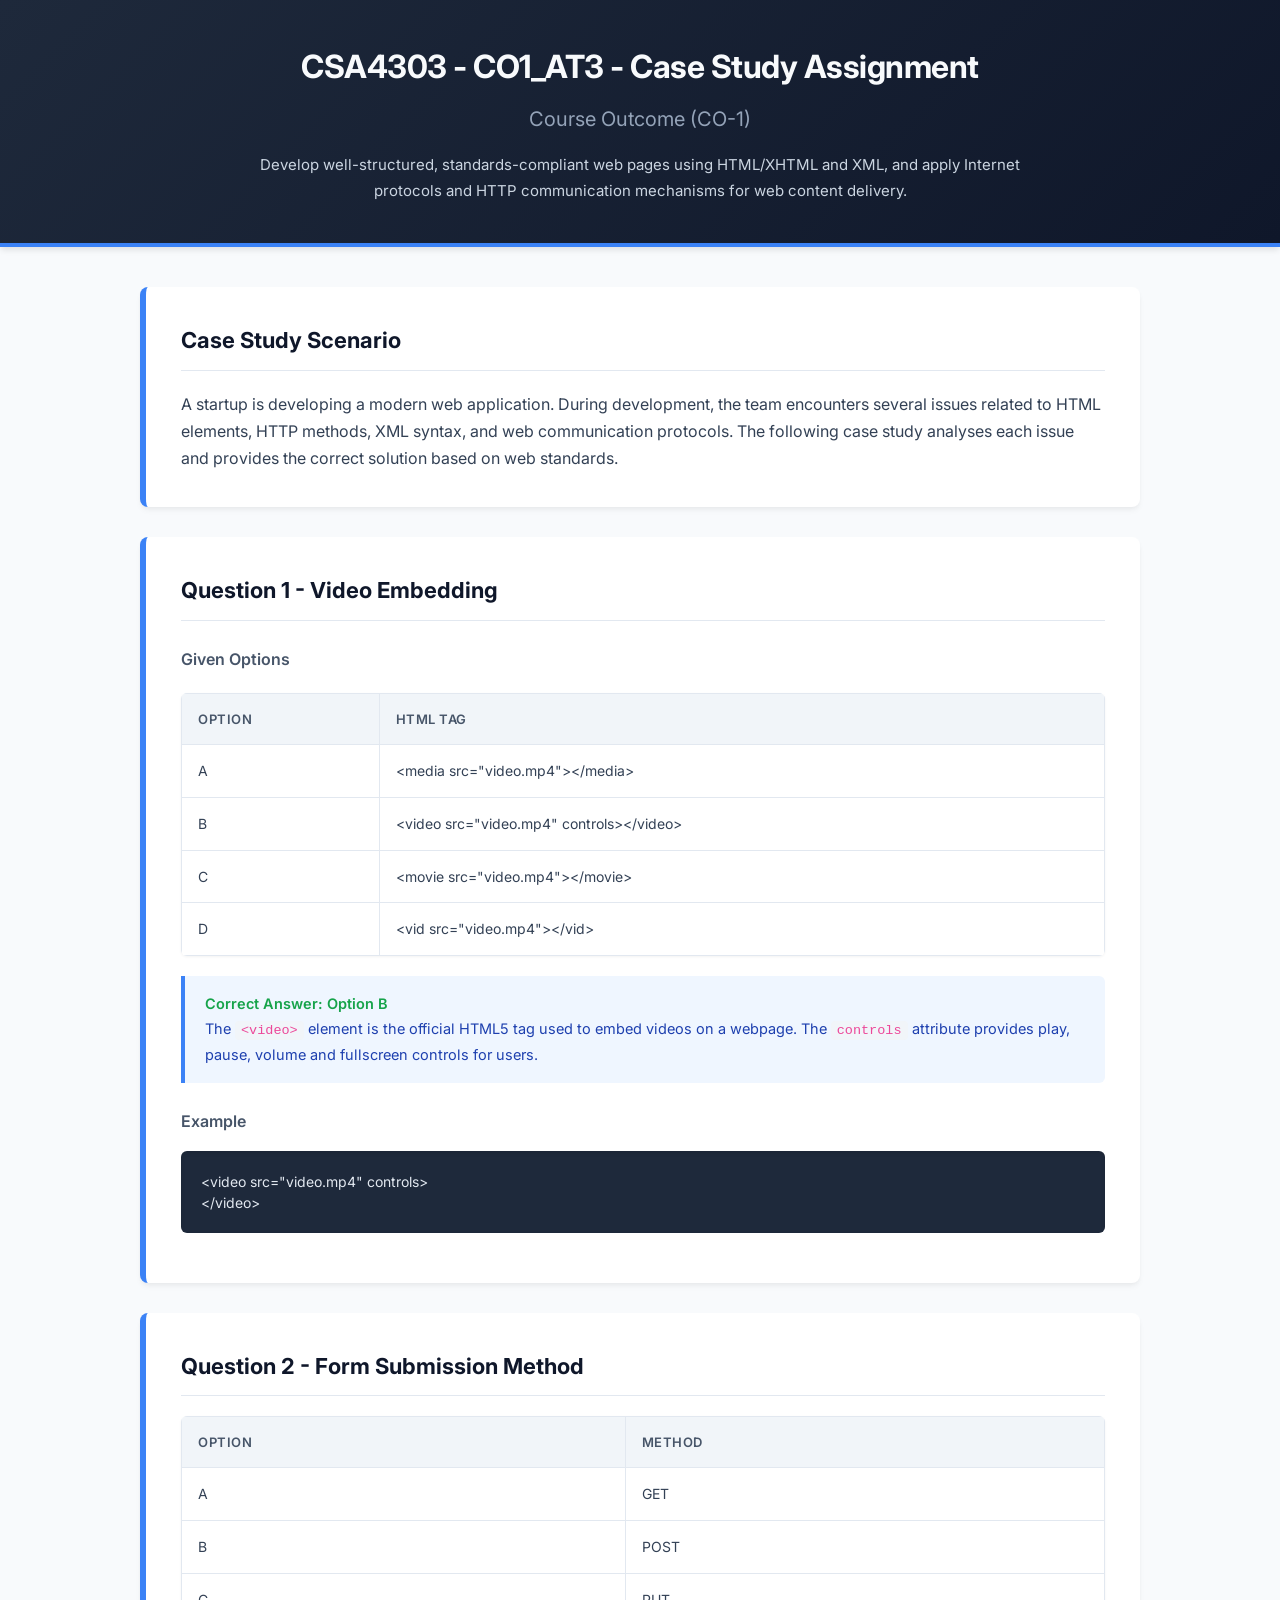
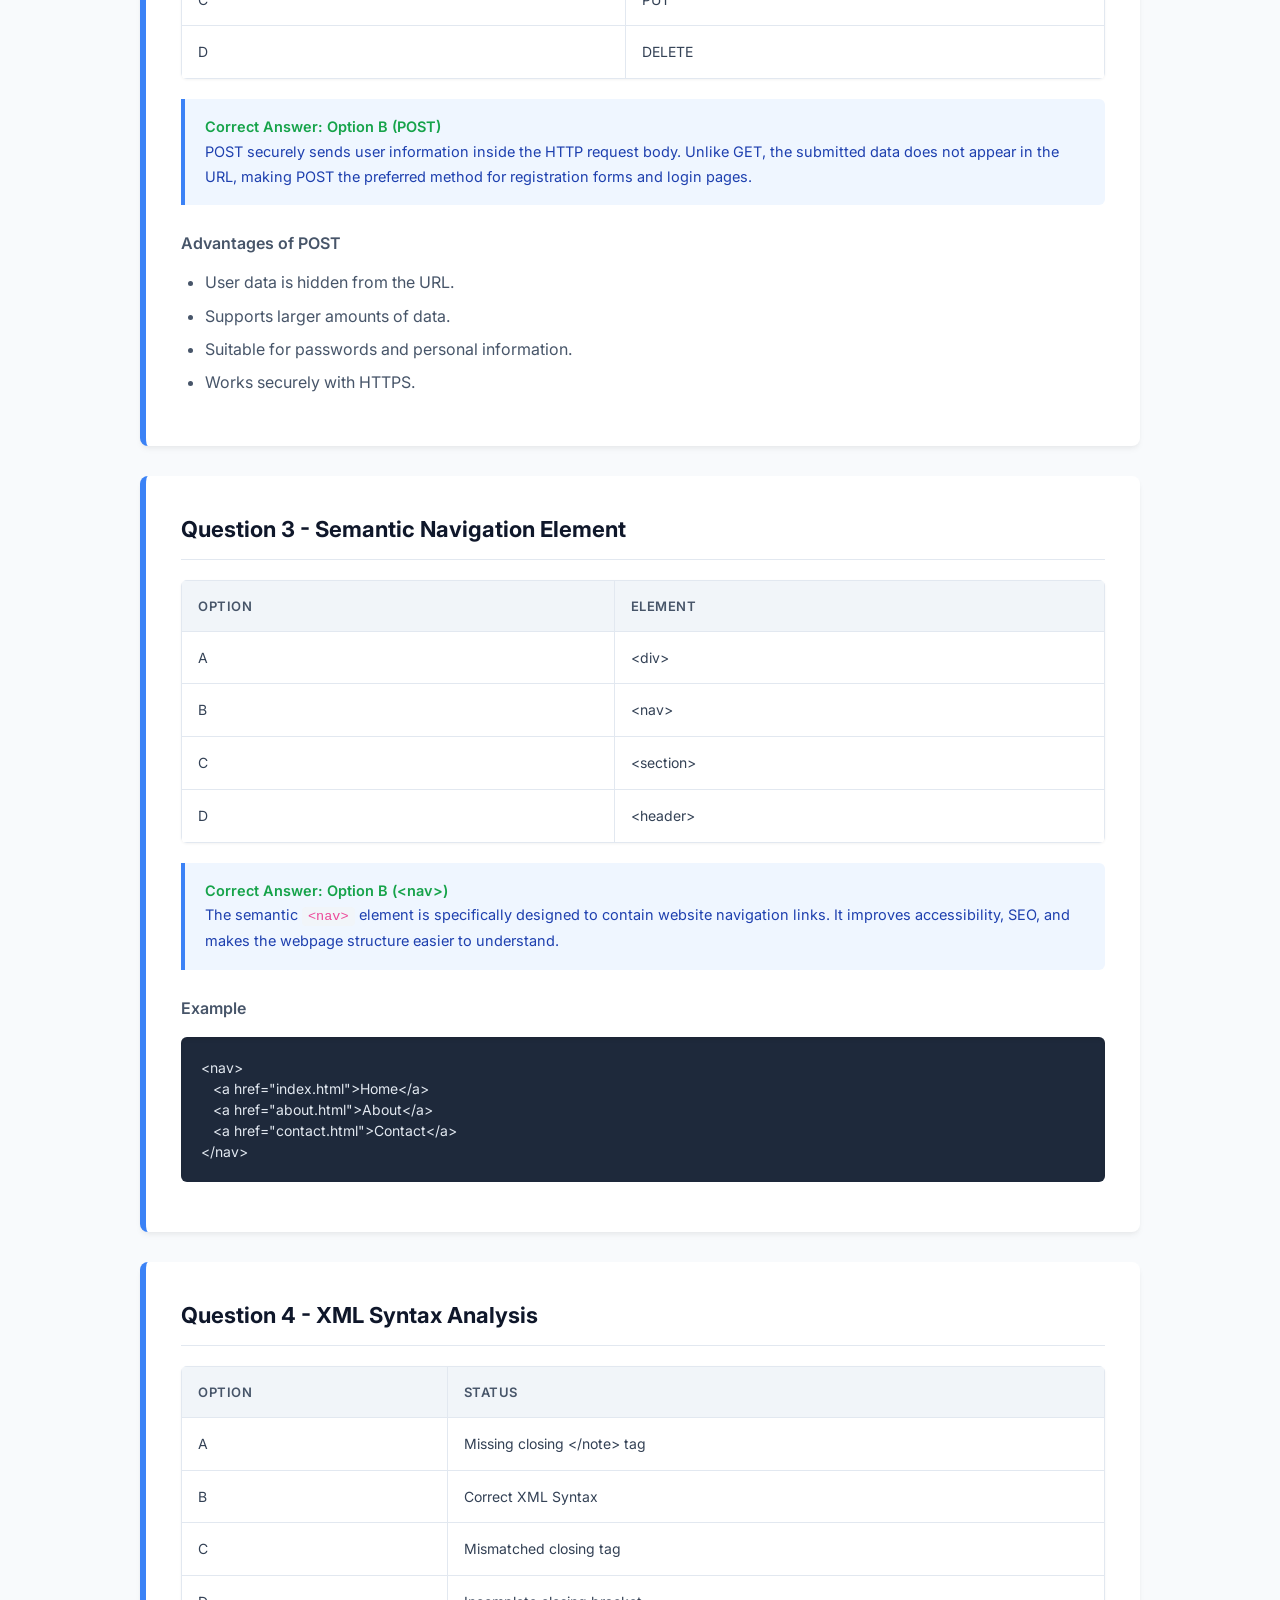
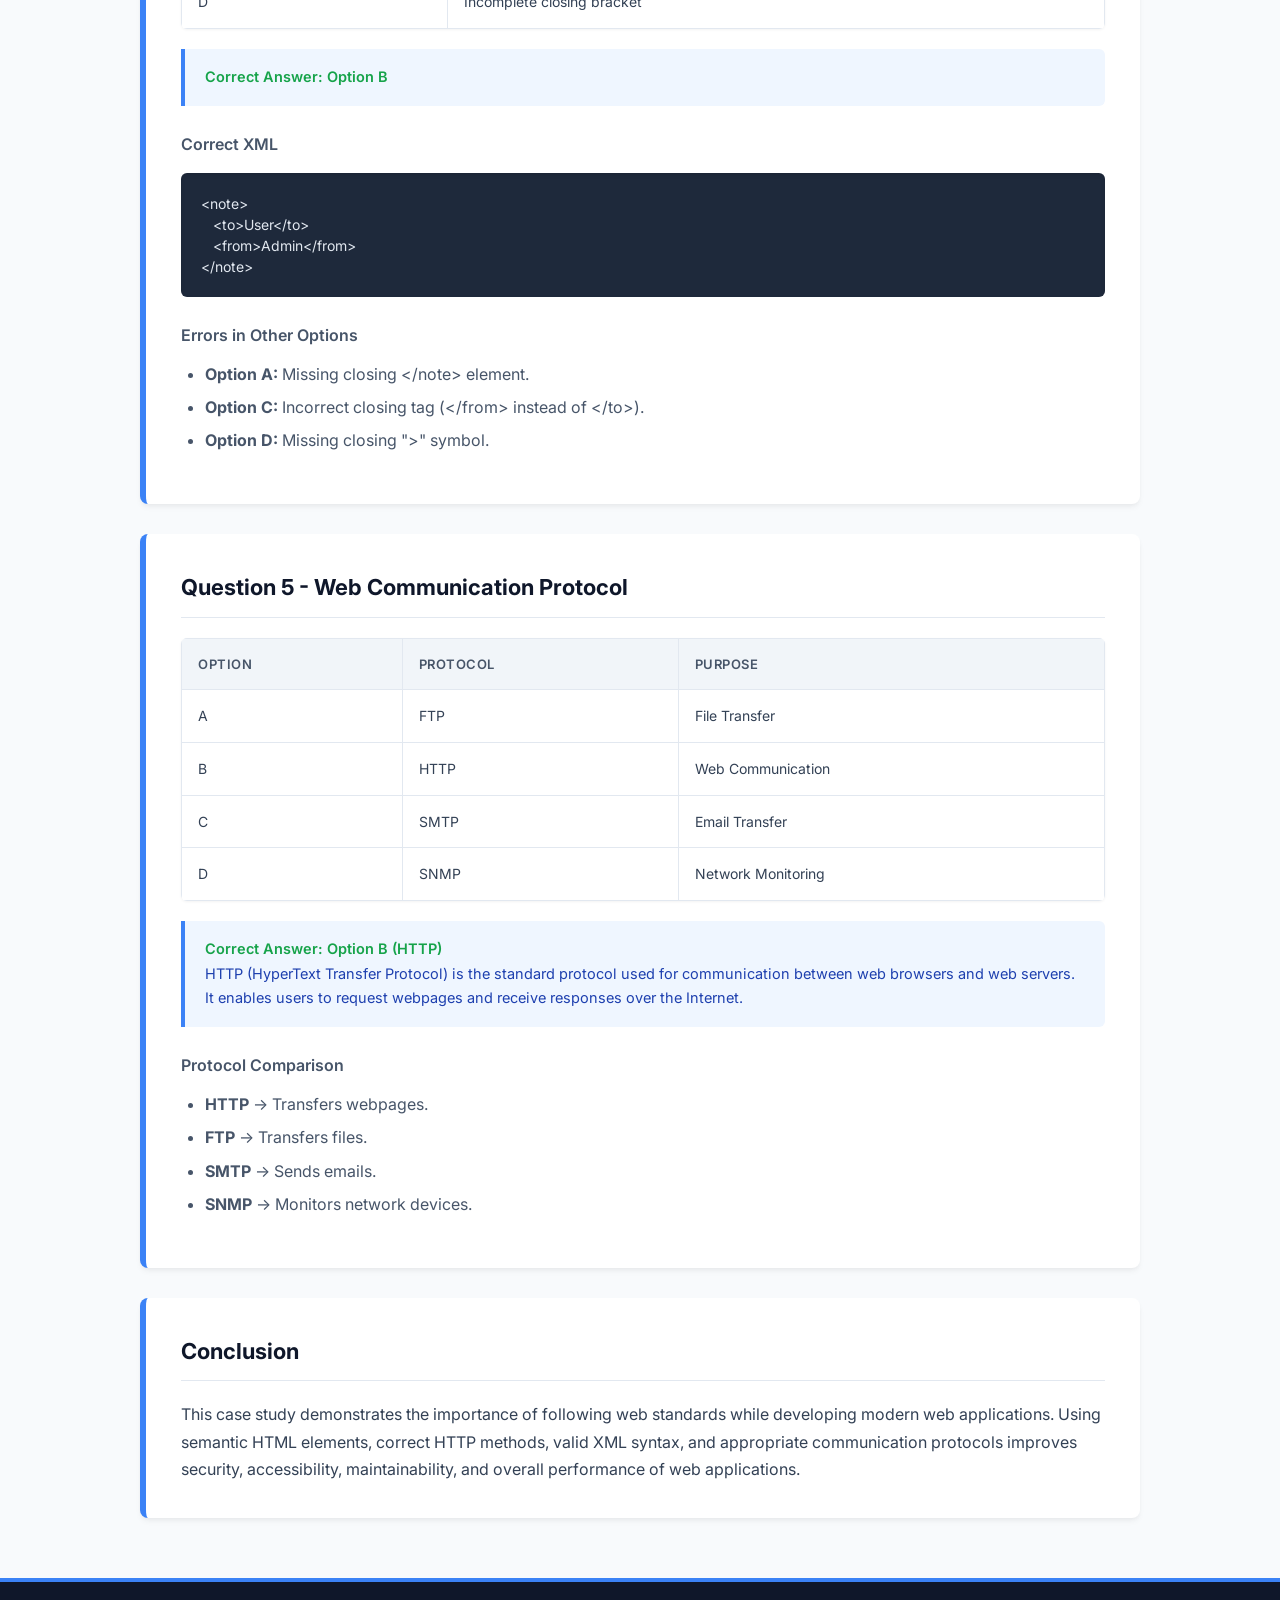
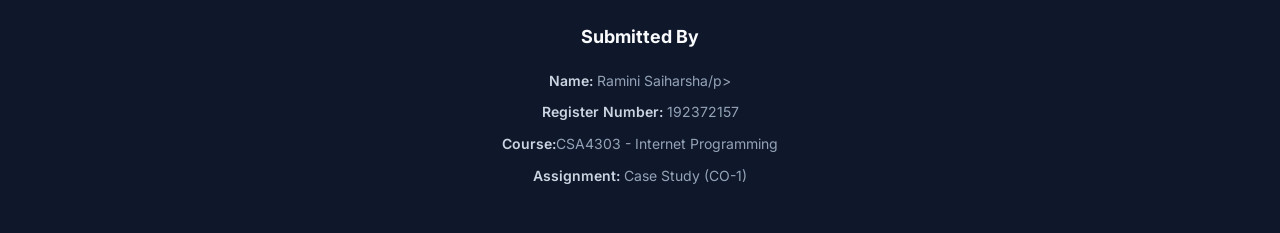
<file: CO1/co1_at3.html>
<!DOCTYPE html>
<html lang="en">

<head>
    <meta charset="UTF-8">
    <meta name="viewport" content="width=device-width, initial-scale=1.0">
    <title>Case Study Assignment - Web Technology</title>

    <style>
        @import url('https://fonts.googleapis.com/css2?family=Inter:wght@300;400;600;700&display=swap');

        * {
            margin: 0;
            padding: 0;
            box-sizing: border-box;
            font-family: 'Inter', system-ui, -apple-system, sans-serif;
        }

        body {
            background: #f8fafc;
            color: #334155;
            line-height: 1.7;
        }

        /* ---------- HEADER ---------- */
        header {
            background: linear-gradient(135deg, #1e293b 0%, #0f172a 100%);
            color: #f8fafc;
            padding: 40px 20px;
            text-align: center;
            box-shadow: 0 4px 6px -1px rgba(0, 0, 0, 0.1);
            border-bottom: 4px solid #3b82f6;
        }

        header h1 {
            font-size: 32px;
            font-weight: 700;
            margin-bottom: 8px;
            letter-spacing: -0.5px;
        }

        header h2 {
            font-size: 20px;
            font-weight: 400;
            color: #94a3b8;
            margin-bottom: 16px;
        }

        header p {
            max-width: 800px;
            margin: 0 auto;
            font-size: 15px;
            color: #cbd5e1;
        }

        /* ---------- CONTAINER ---------- */
        .container {
            width: 90%;
            max-width: 1000px;
            margin: 40px auto;
        }

        /* ---------- CARDS ---------- */
        .card {
            background: #ffffff;
            border-left: 6px solid #3b82f6;
            border-radius: 8px;
            margin-bottom: 30px;
            padding: 35px;
            box-shadow: 0 4px 6px -1px rgba(0, 0, 0, 0.05), 0 2px 4px -1px rgba(0, 0, 0, 0.03);
            transition: transform 0.2s ease, box-shadow 0.2s ease;
        }

        .card:hover {
            transform: translateY(-3px);
            box-shadow: 0 10px 15px -3px rgba(0, 0, 0, 0.1), 0 4px 6px -2px rgba(0, 0, 0, 0.05);
        }

        .card h2 {
            color: #0f172a;
            font-size: 22px;
            font-weight: 700;
            margin-bottom: 20px;
            padding-bottom: 10px;
            border-bottom: 1px solid #e2e8f0;
        }

        .card h3 {
            margin-top: 25px;
            margin-bottom: 12px;
            font-size: 16px;
            font-weight: 600;
            color: #475569;
        }

        /* ---------- TABLE ---------- */
        table {
            width: 100%;
            border-collapse: collapse;
            margin-top: 20px;
            margin-bottom: 20px;
            background: #ffffff;
            border-radius: 6px;
            overflow: hidden;
            box-shadow: 0 1px 3px rgba(0,0,0,0.05);
        }

        table th {
            background: #f1f5f9;
            color: #475569;
            font-weight: 600;
            text-align: left;
            text-transform: uppercase;
            font-size: 13px;
            letter-spacing: 0.5px;
        }

        table th,
        table td {
            border: 1px solid #e2e8f0;
            padding: 14px 16px;
        }

        table td {
            color: #334155;
            font-size: 14px;
        }

        /* ---------- CODE ---------- */
        pre {
            background: #1e293b;
            color: #e2e8f0;
            padding: 20px;
            margin-top: 15px;
            margin-bottom: 15px;
            border-radius: 6px;
            overflow-x: auto;
            font-size: 14px;
            line-height: 1.5;
            box-shadow: inset 0 2px 4px rgba(0,0,0,0.1);
        }

        code {
            font-family: 'Consolas', 'Monaco', monospace;
            color: #ec4899;
            background: #f1f5f9;
            padding: 2px 6px;
            border-radius: 4px;
            font-size: 13.5px;
        }
        
        pre code {
            color: inherit;
            background: none;
            padding: 0;
        }

        /* ---------- HIGHLIGHT ---------- */
        .highlight {
            background: #eff6ff;
            border-left: 4px solid #3b82f6;
            color: #1e40af;
            padding: 16px 20px;
            margin-top: 15px;
            margin-bottom: 15px;
            border-radius: 0 6px 6px 0;
            font-size: 14.5px;
        }

        .correct {
            color: #16a34a;
            font-weight: 600;
        }

        ul {
            margin-left: 24px;
            margin-top: 10px;
            margin-bottom: 15px;
        }
        
        li {
            margin-bottom: 6px;
            color: #475569;
        }

        /* ---------- FOOTER ---------- */
        footer {
            background: #0f172a;
            color: #94a3b8;
            text-align: center;
            padding: 40px 20px;
            margin-top: 60px;
            border-top: 4px solid #3b82f6;
        }
        
        footer h3 {
            color: #f8fafc;
            font-size: 18px;
            margin-bottom: 16px;
        }
        
        footer p {
            font-size: 14px;
            margin-bottom: 8px;
        }
        
        footer strong {
            color: #cbd5e1;
            font-weight: 600;
        }
    </style>

</head>

<body>

    <header>

        <h1> CSA4303 - CO1_AT3 - Case Study Assignment</h1>

        <h2>Course Outcome (CO-1)</h2>

        <p>
            Develop well-structured, standards-compliant web pages using HTML/XHTML and XML,
            and apply Internet protocols and HTTP communication mechanisms for web content delivery.
        </p>

    </header>

    <div class="container">

        <div class="card">

            <h2>Case Study Scenario</h2>

            <p>
                A startup is developing a modern web application. During development,
                the team encounters several issues related to HTML elements,
                HTTP methods, XML syntax, and web communication protocols.
                The following case study analyses each issue and provides the correct solution
                based on web standards.
            </p>

        </div>

        <div class="card">

            <h2>Question 1 - Video Embedding</h2>

            <h3>Given Options</h3>

            <table>

                <tr>

                    <th>Option</th>

                    <th>HTML Tag</th>

                </tr>

                <tr>

                    <td>A</td>

                    <td>&lt;media src="video.mp4"&gt;&lt;/media&gt;</td>

                </tr>

                <tr>

                    <td>B</td>

                    <td>&lt;video src="video.mp4" controls&gt;&lt;/video&gt;</td>

                </tr>

                <tr>

                    <td>C</td>

                    <td>&lt;movie src="video.mp4"&gt;&lt;/movie&gt;</td>

                </tr>

                <tr>

                    <td>D</td>

                    <td>&lt;vid src="video.mp4"&gt;&lt;/vid&gt;</td>

                </tr>

            </table>

            <div class="highlight">

                <p><span class="correct">Correct Answer: Option B</span></p>

                <p>
                    The <code>&lt;video&gt;</code> element is the official HTML5 tag used to embed
                    videos on a webpage. The <code>controls</code> attribute provides play,
                    pause, volume and fullscreen controls for users.
                </p>

            </div>

            <h3>Example</h3>

            <pre>
&lt;video src="video.mp4" controls&gt;
&lt;/video&gt;
</pre>

        </div>

        <div class="card">

            <h2>Question 2 - Form Submission Method</h2>

            <table>

                <tr>

                    <th>Option</th>

                    <th>Method</th>

                </tr>

                <tr>

                    <td>A</td>

                    <td>GET</td>

                </tr>

                <tr>

                    <td>B</td>

                    <td>POST</td>

                </tr>

                <tr>

                    <td>C</td>

                    <td>PUT</td>

                </tr>

                <tr>

                    <td>D</td>

                    <td>DELETE</td>

                </tr>

            </table>

            <div class="highlight">

                <p><span class="correct">Correct Answer: Option B (POST)</span></p>

                <p>
                    POST securely sends user information inside the HTTP request body.
                    Unlike GET, the submitted data does not appear in the URL,
                    making POST the preferred method for registration forms and login pages.
                </p>

            </div>

            <h3>Advantages of POST</h3>

            <ul>

                <li>User data is hidden from the URL.</li>

                <li>Supports larger amounts of data.</li>

                <li>Suitable for passwords and personal information.</li>

                <li>Works securely with HTTPS.</li>

            </ul>

        </div>

        <div class="card">

            <h2>Question 3 - Semantic Navigation Element</h2>

            <table>

                <tr>

                    <th>Option</th>

                    <th>Element</th>

                </tr>

                <tr>

                    <td>A</td>

                    <td>&lt;div&gt;</td>

                </tr>

                <tr>

                    <td>B</td>

                    <td>&lt;nav&gt;</td>

                </tr>

                <tr>

                    <td>C</td>

                    <td>&lt;section&gt;</td>

                </tr>

                <tr>

                    <td>D</td>

                    <td>&lt;header&gt;</td>

                </tr>

            </table>

            <div class="highlight">

                <p><span class="correct">Correct Answer: Option B (&lt;nav&gt;)</span></p>

                <p>
                    The semantic <code>&lt;nav&gt;</code> element is specifically designed to contain
                    website navigation links. It improves accessibility,
                    SEO, and makes the webpage structure easier to understand.
                </p>

            </div>

            <h3>Example</h3>

            <pre>
&lt;nav&gt;
   &lt;a href="index.html"&gt;Home&lt;/a&gt;
   &lt;a href="about.html"&gt;About&lt;/a&gt;
   &lt;a href="contact.html"&gt;Contact&lt;/a&gt;
&lt;/nav&gt;
</pre>

        </div>

        <div class="card">

            <h2>Question 4 - XML Syntax Analysis</h2>

            <table>

                <tr>

                    <th>Option</th>

                    <th>Status</th>

                </tr>

                <tr>

                    <td>A</td>

                    <td>Missing closing &lt;/note&gt; tag</td>

                </tr>

                <tr>

                    <td>B</td>

                    <td>Correct XML Syntax</td>

                </tr>

                <tr>

                    <td>C</td>

                    <td>Mismatched closing tag</td>

                </tr>

                <tr>

                    <td>D</td>

                    <td>Incomplete closing bracket</td>

                </tr>

            </table>

            <div class="highlight">

                <p><span class="correct">Correct Answer: Option B</span></p>

            </div>

            <h3>Correct XML</h3>

            <pre>
&lt;note&gt;
   &lt;to&gt;User&lt;/to&gt;
   &lt;from&gt;Admin&lt;/from&gt;
&lt;/note&gt;
</pre>

            <h3>Errors in Other Options</h3>

            <ul>

                <li><b>Option A:</b> Missing closing &lt;/note&gt; element.</li>

                <li><b>Option C:</b> Incorrect closing tag (&lt;/from&gt; instead of &lt;/to&gt;).</li>

                <li><b>Option D:</b> Missing closing "&gt;" symbol.</li>

            </ul>

        </div>

        <div class="card">

            <h2>Question 5 - Web Communication Protocol</h2>

            <table>

                <tr>

                    <th>Option</th>

                    <th>Protocol</th>

                    <th>Purpose</th>

                </tr>

                <tr>

                    <td>A</td>

                    <td>FTP</td>

                    <td>File Transfer</td>

                </tr>

                <tr>

                    <td>B</td>

                    <td>HTTP</td>

                    <td>Web Communication</td>

                </tr>

                <tr>

                    <td>C</td>

                    <td>SMTP</td>

                    <td>Email Transfer</td>

                </tr>

                <tr>

                    <td>D</td>

                    <td>SNMP</td>

                    <td>Network Monitoring</td>

                </tr>

            </table>

            <div class="highlight">

                <p><span class="correct">Correct Answer: Option B (HTTP)</span></p>

                <p>
                    HTTP (HyperText Transfer Protocol) is the standard protocol used
                    for communication between web browsers and web servers.
                    It enables users to request webpages and receive responses over the Internet.
                </p>

            </div>

            <h3>Protocol Comparison</h3>

            <ul>

                <li><b>HTTP</b> → Transfers webpages.</li>

                <li><b>FTP</b> → Transfers files.</li>

                <li><b>SMTP</b> → Sends emails.</li>

                <li><b>SNMP</b> → Monitors network devices.</li>

            </ul>

        </div>

        <div class="card">

            <h2>Conclusion</h2>

            <p>
                This case study demonstrates the importance of following web standards while
                developing modern web applications. Using semantic HTML elements,
                correct HTTP methods, valid XML syntax, and appropriate communication
                protocols improves security, accessibility, maintainability, and overall
                performance of web applications.
            </p>

        </div>

    </div>

    <footer>

        <h3>Submitted By</h3>

        <p><strong>Name:</strong> Ramini Saiharsha/p>

        <p><strong>Register Number:</strong> 192372157</p>

        <p><strong>Course:</strong>CSA4303 - Internet Programming</p>

        <p><strong>Assignment:</strong> Case Study (CO-1)</p>

    </footer>

</body>

</html>
</file>
